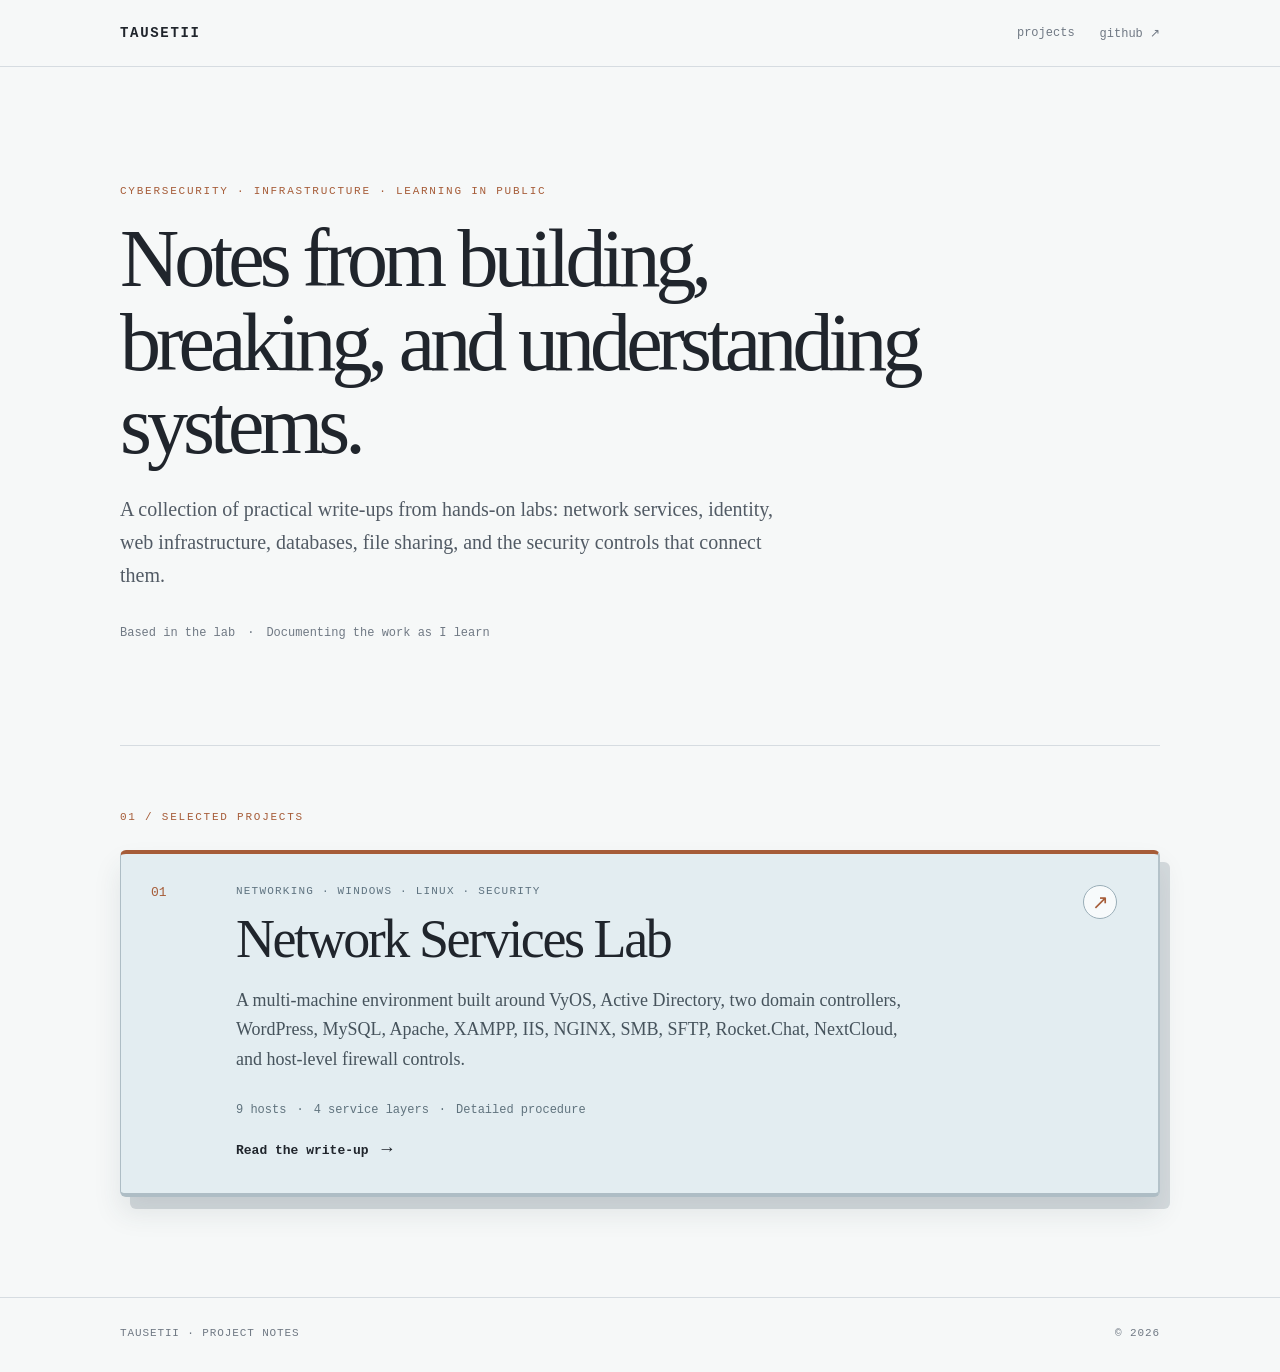
<file: index.html>
<!doctype html>
<html lang="en">
<head>
  <meta charset="utf-8">
  <meta name="viewport" content="width=device-width, initial-scale=1">
  <meta name="description" content="Tausetii's cybersecurity and infrastructure project write-ups.">
  <title>Tausetii · Home</title>
  <link rel="stylesheet" href="styles.css">
</head>
<body>
  <header class="site-header"><div class="shell nav"><a class="wordmark" href="/">tausetii</a><nav><a href="#projects">projects</a><a href="https://github.com/Tausetii" target="_blank" rel="noreferrer">github ↗</a></nav></div></header>
  <main>
    <section class="hero shell"><div class="eyebrow">CYBERSECURITY · INFRASTRUCTURE · LEARNING IN PUBLIC</div><h1>Notes from building, breaking, and understanding systems.</h1><p class="intro">A collection of practical write-ups from hands-on labs: network services, identity, web infrastructure, databases, file sharing, and the security controls that connect them.</p><div class="hero-line"><span>Based in the lab</span><span>·</span><span>Documenting the work as I learn</span></div></section>
    <section class="shell projects" id="projects"><div class="section-label">01 / SELECTED PROJECTS</div><div class="project-card"><div class="project-number">01</div><div class="project-body"><div class="project-meta">NETWORKING · WINDOWS · LINUX · SECURITY</div><h2><a href="projects/network-services-lab/">Network Services Lab</a></h2><p>A multi-machine environment built around VyOS, Active Directory, two domain controllers, WordPress, MySQL, Apache, XAMPP, IIS, NGINX, SMB, SFTP, Rocket.Chat, NextCloud, and host-level firewall controls.</p><div class="project-details"><span>9 hosts</span><span>·</span><span>4 service layers</span><span>·</span><span>Detailed procedure</span></div><a class="read-link" href="projects/network-services-lab/">Read the write-up <span>→</span></a></div><a class="project-arrow" href="projects/network-services-lab/" aria-label="Open Network Services Lab">↗</a></div></section>
  </main>
  <footer><div class="shell footer-inner"><span>TAUSETII · PROJECT NOTES</span><span>© 2026</span></div></footer>
</body>
</html>
</file>
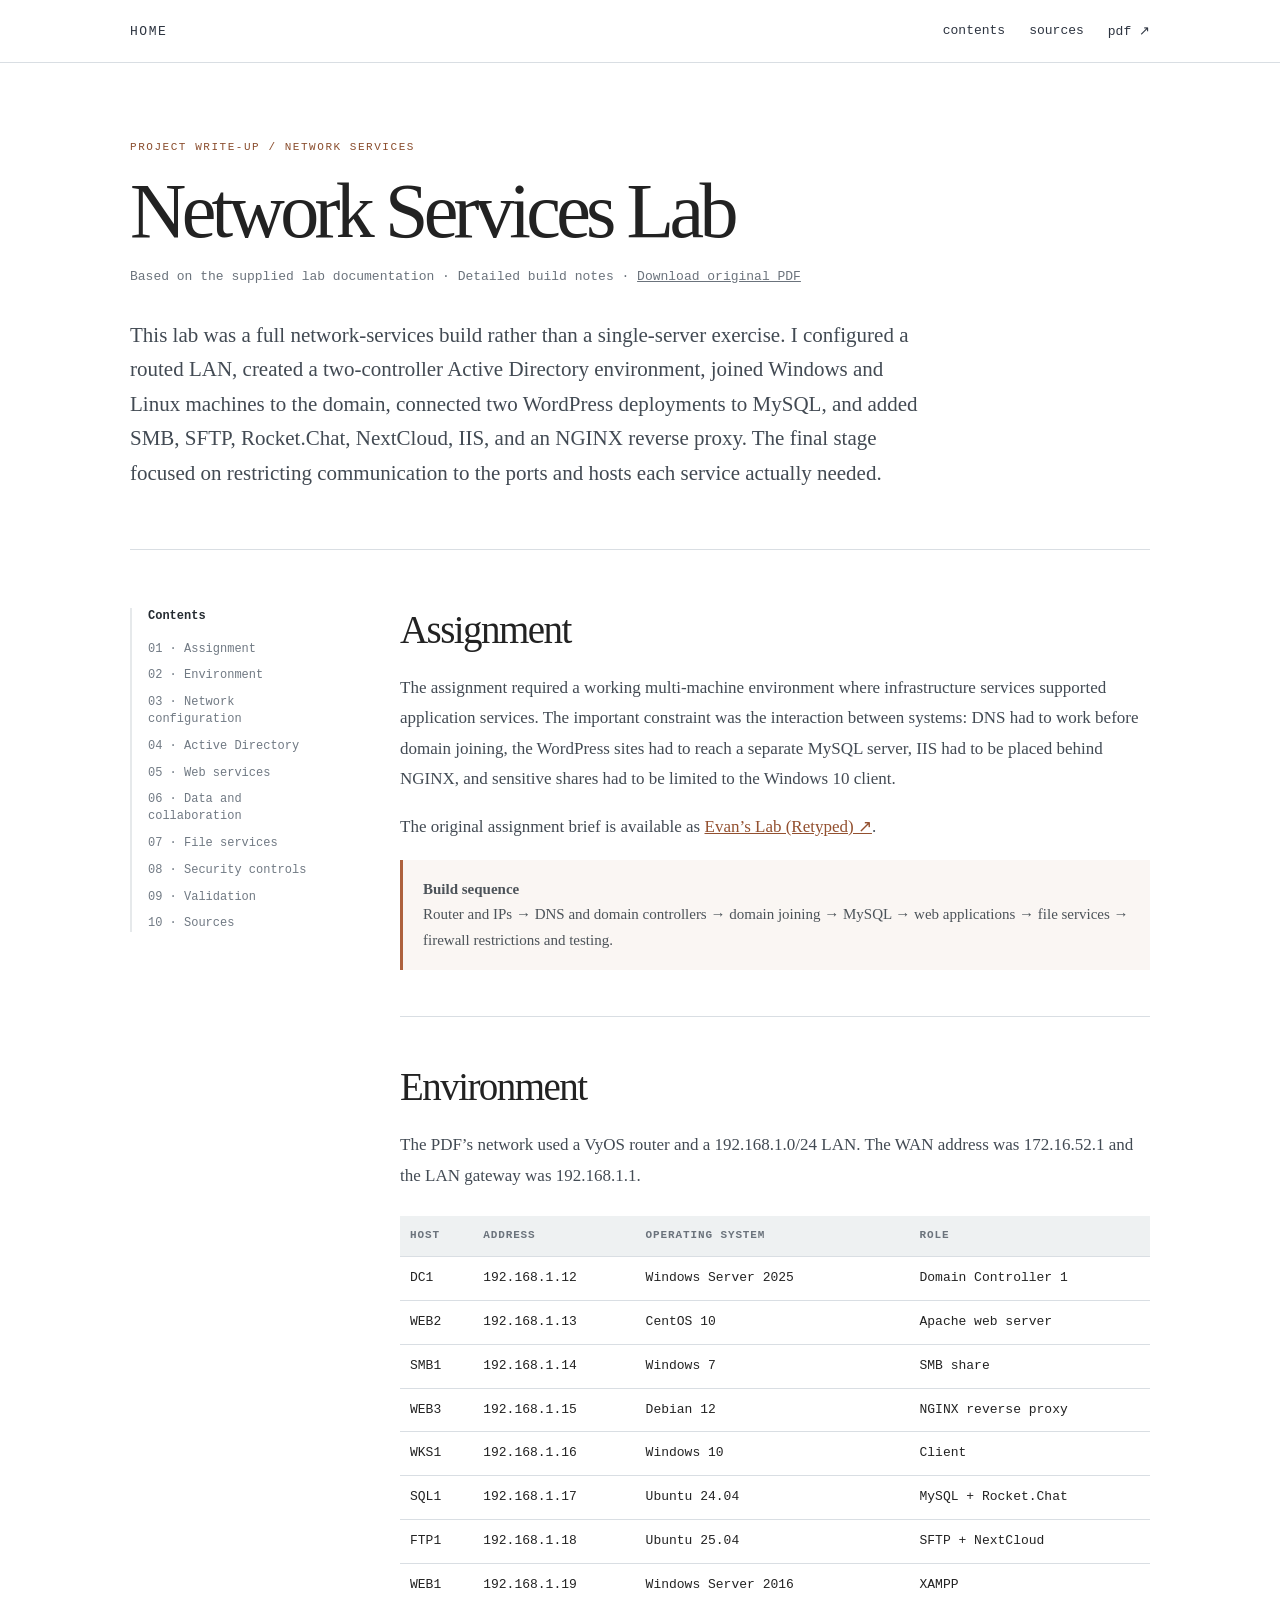
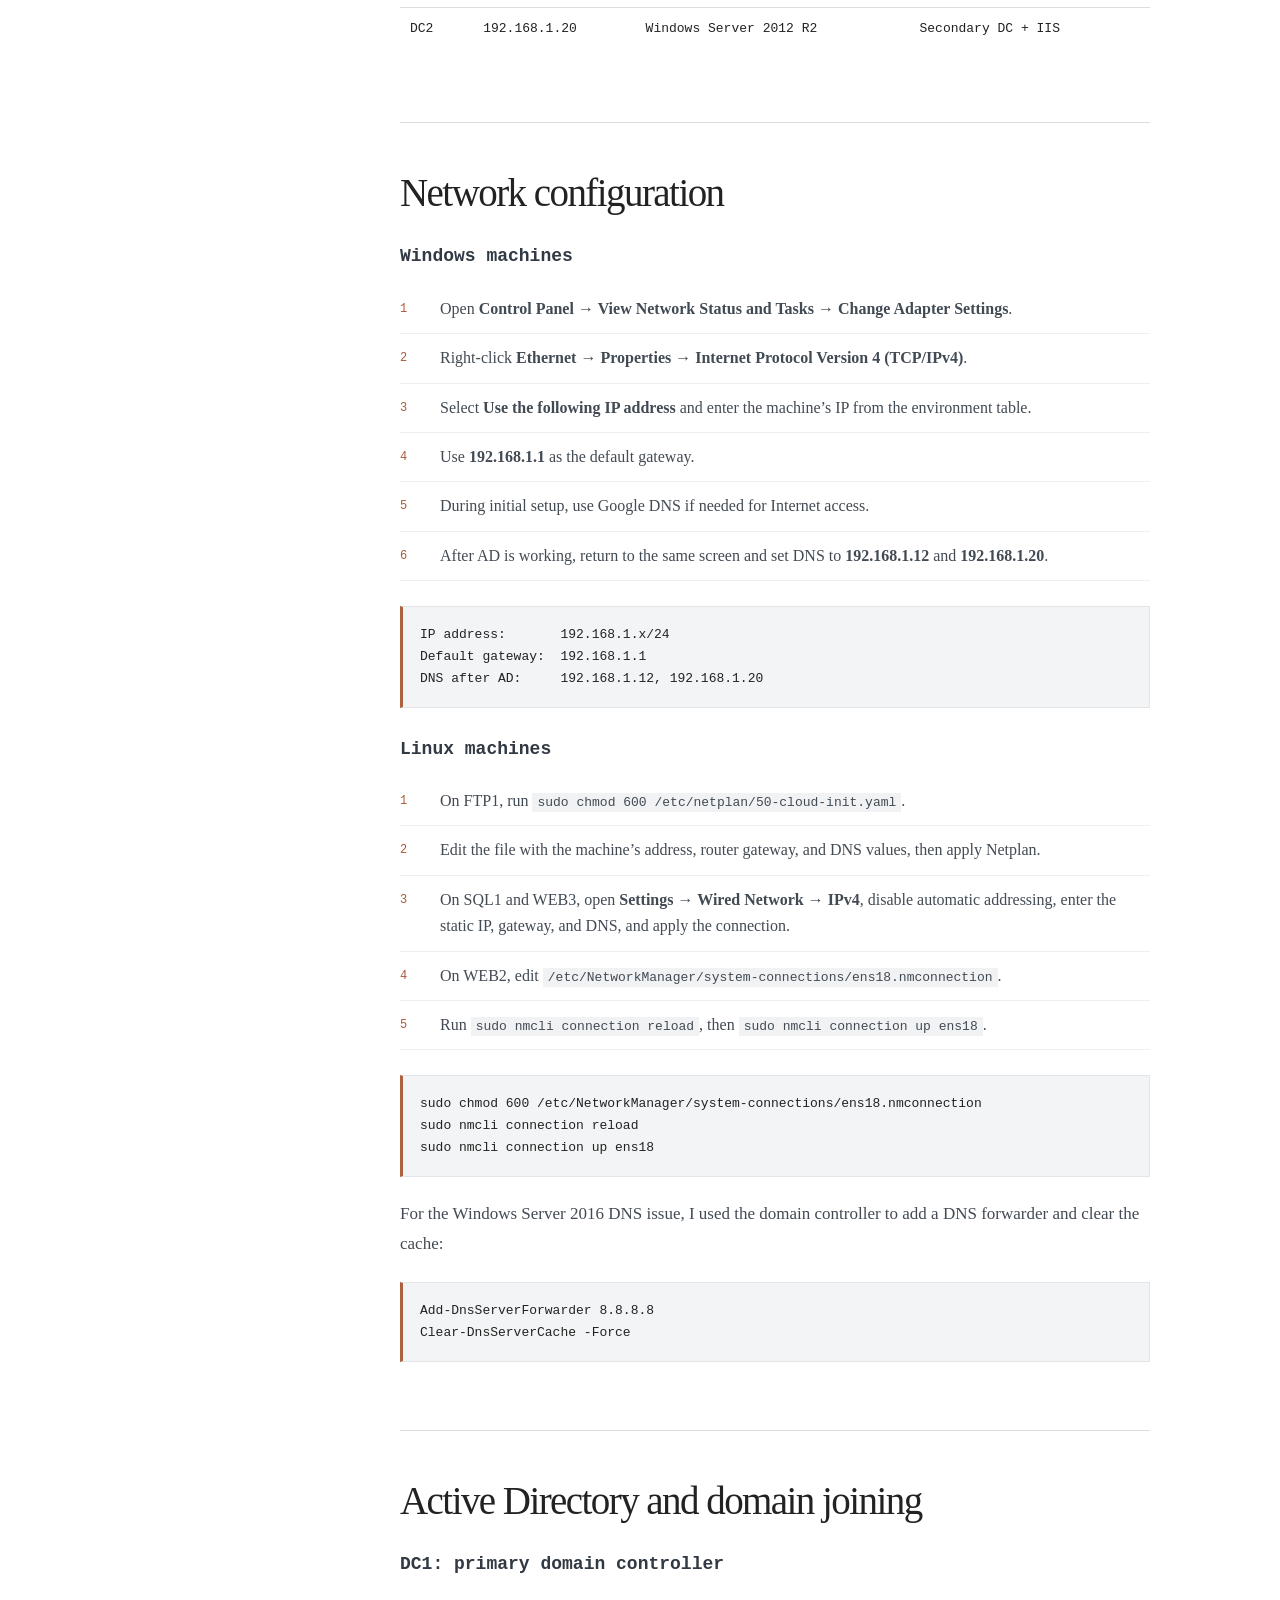
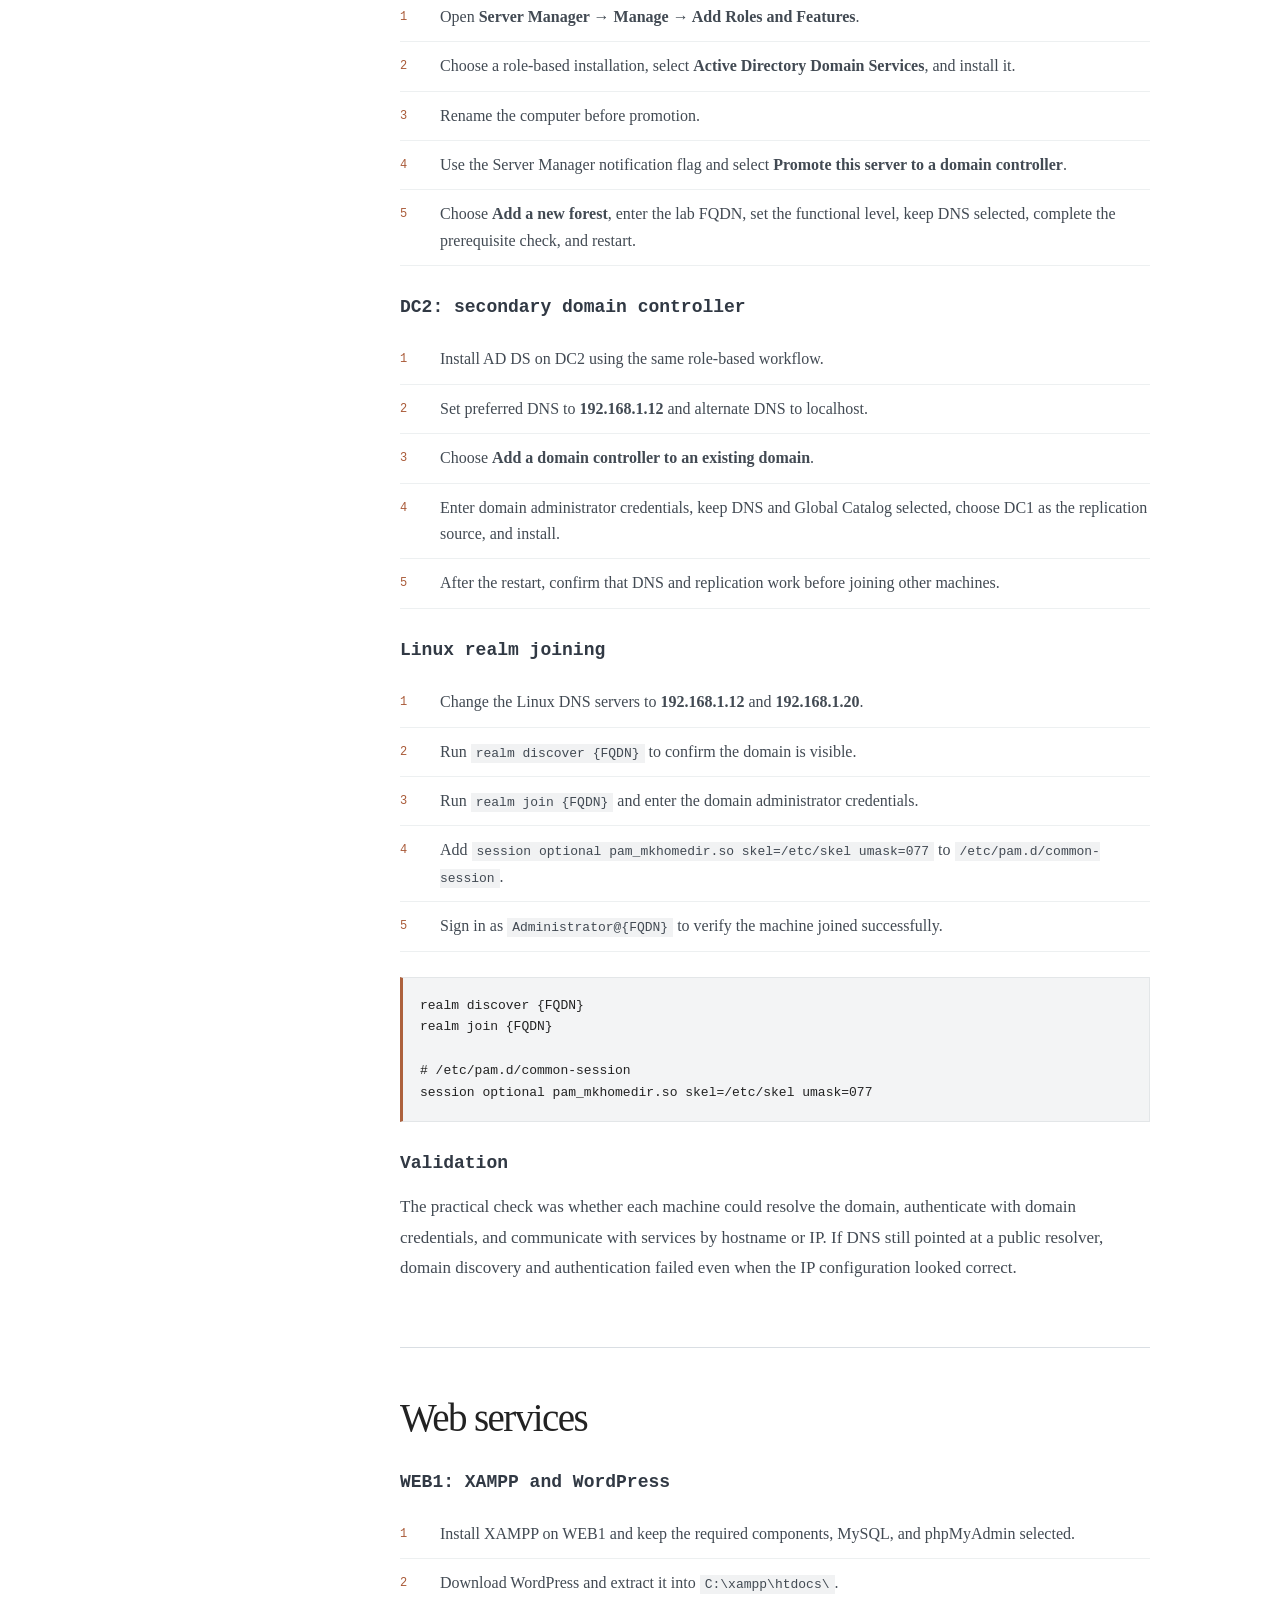
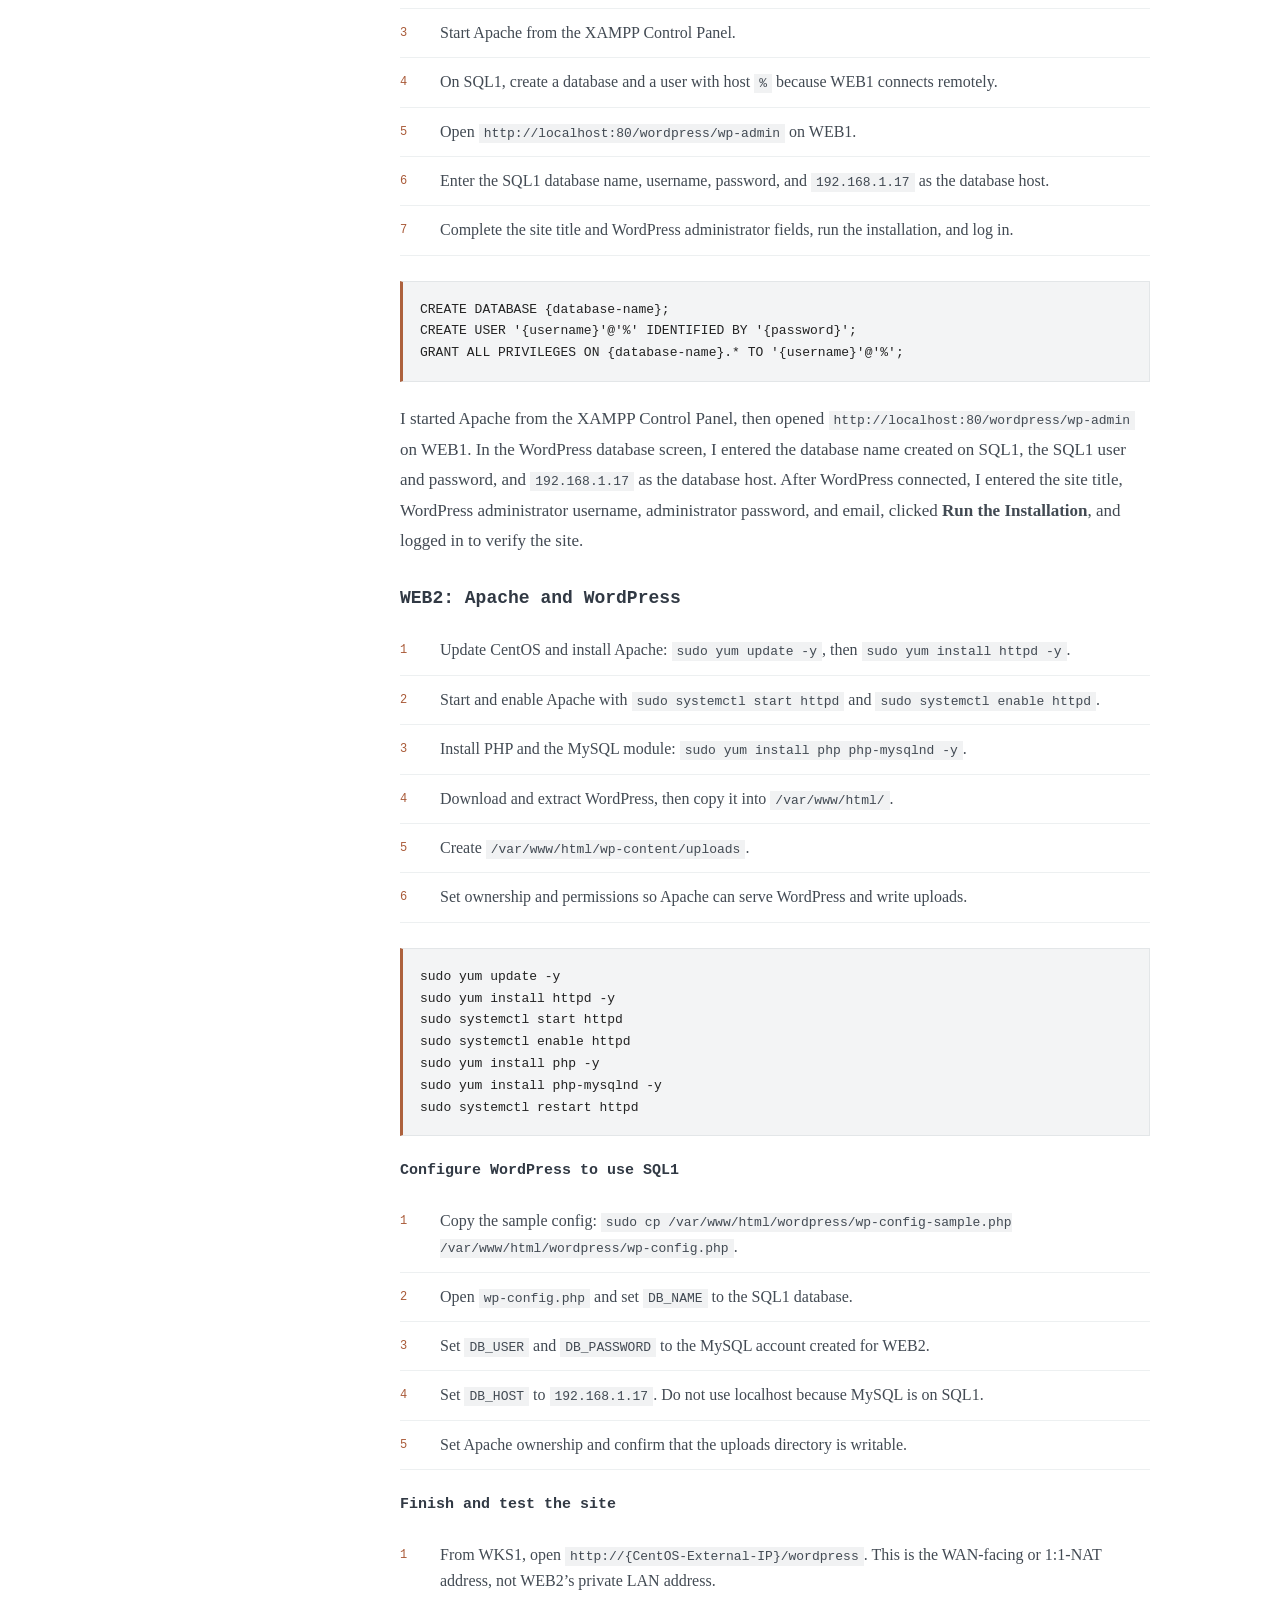
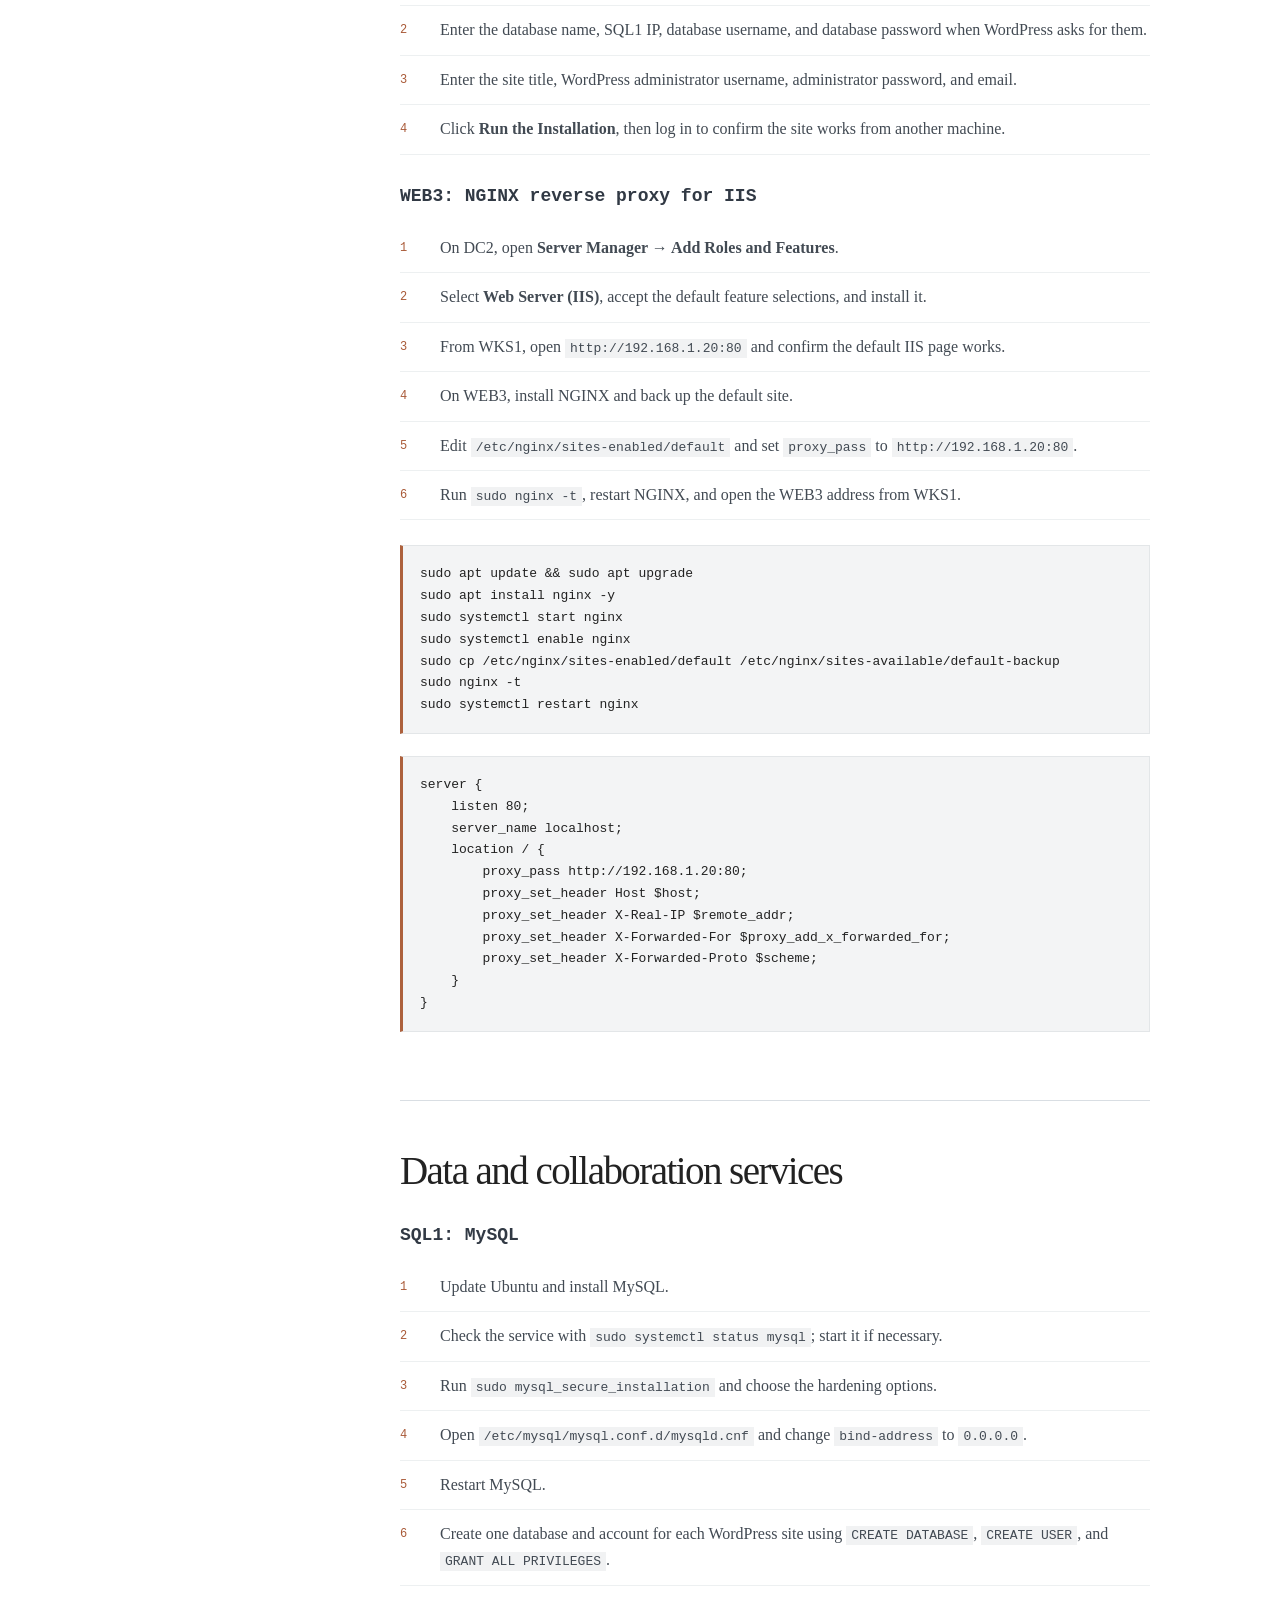
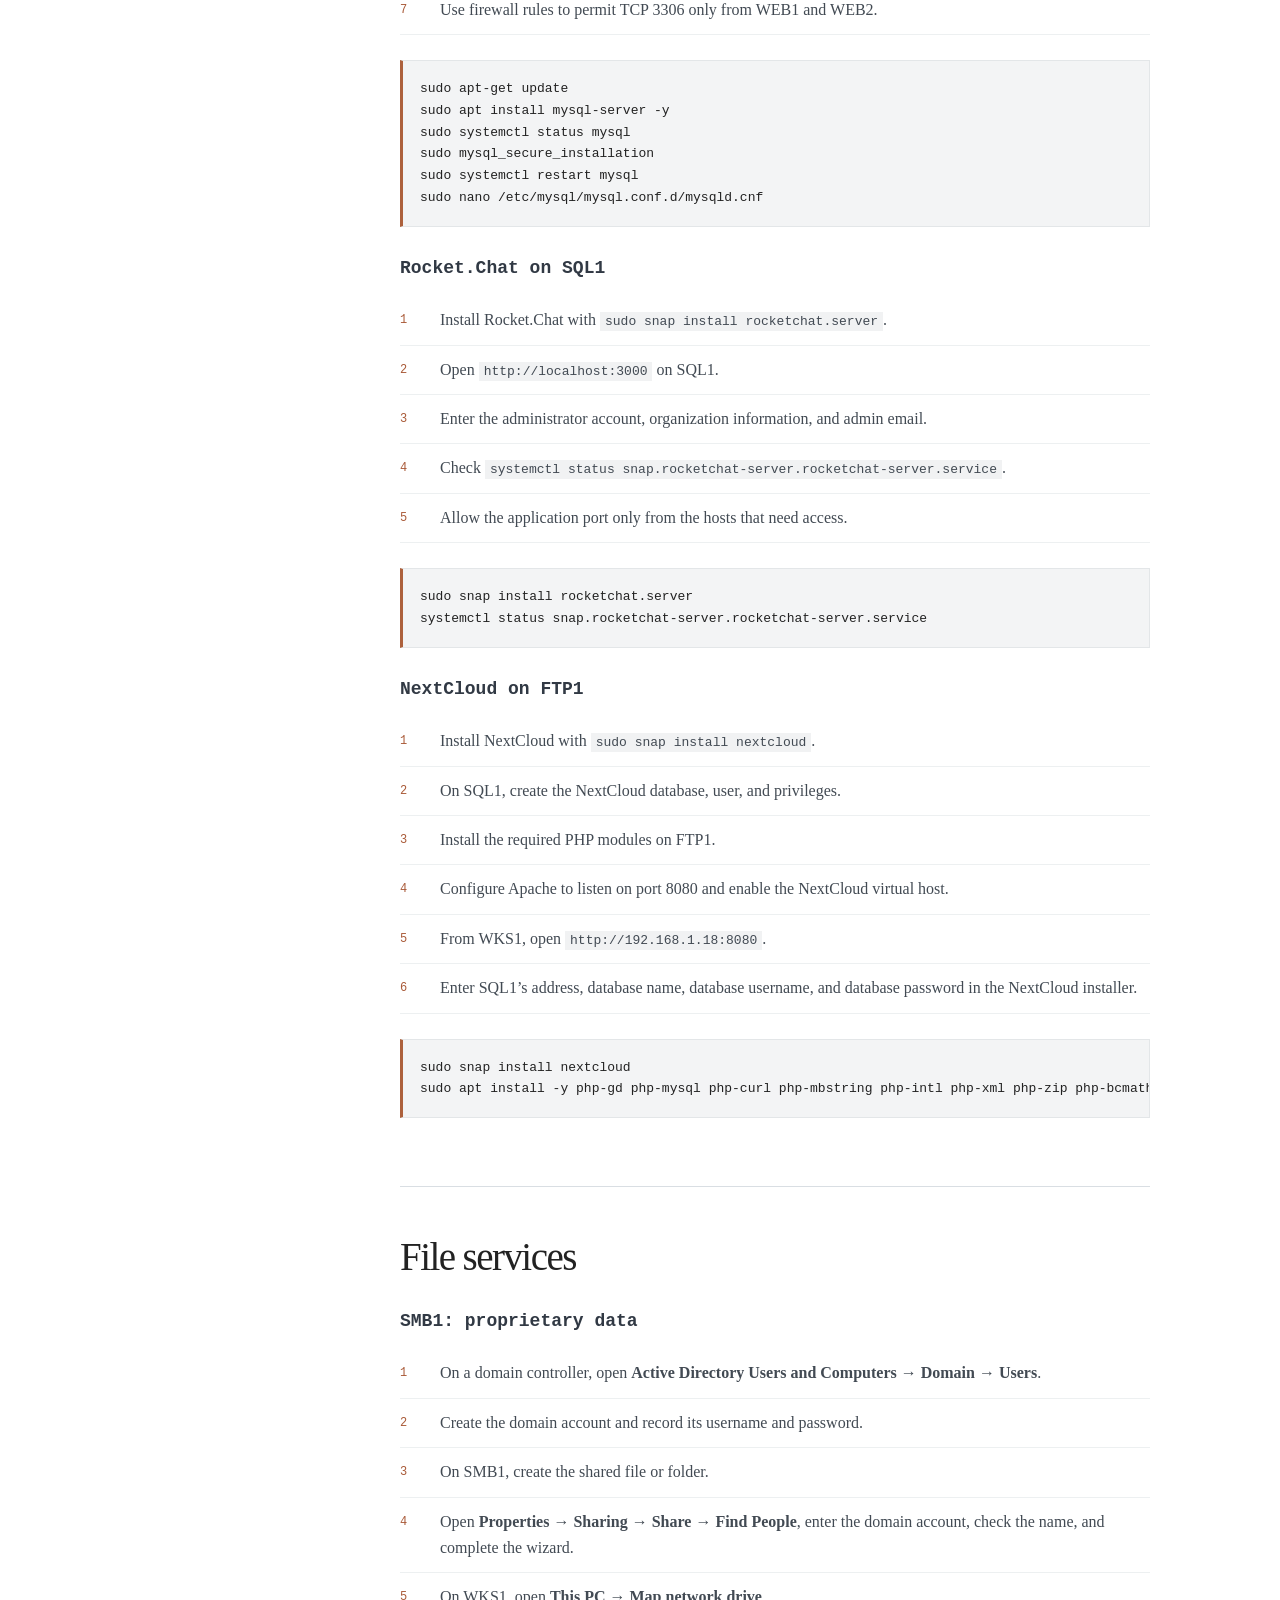
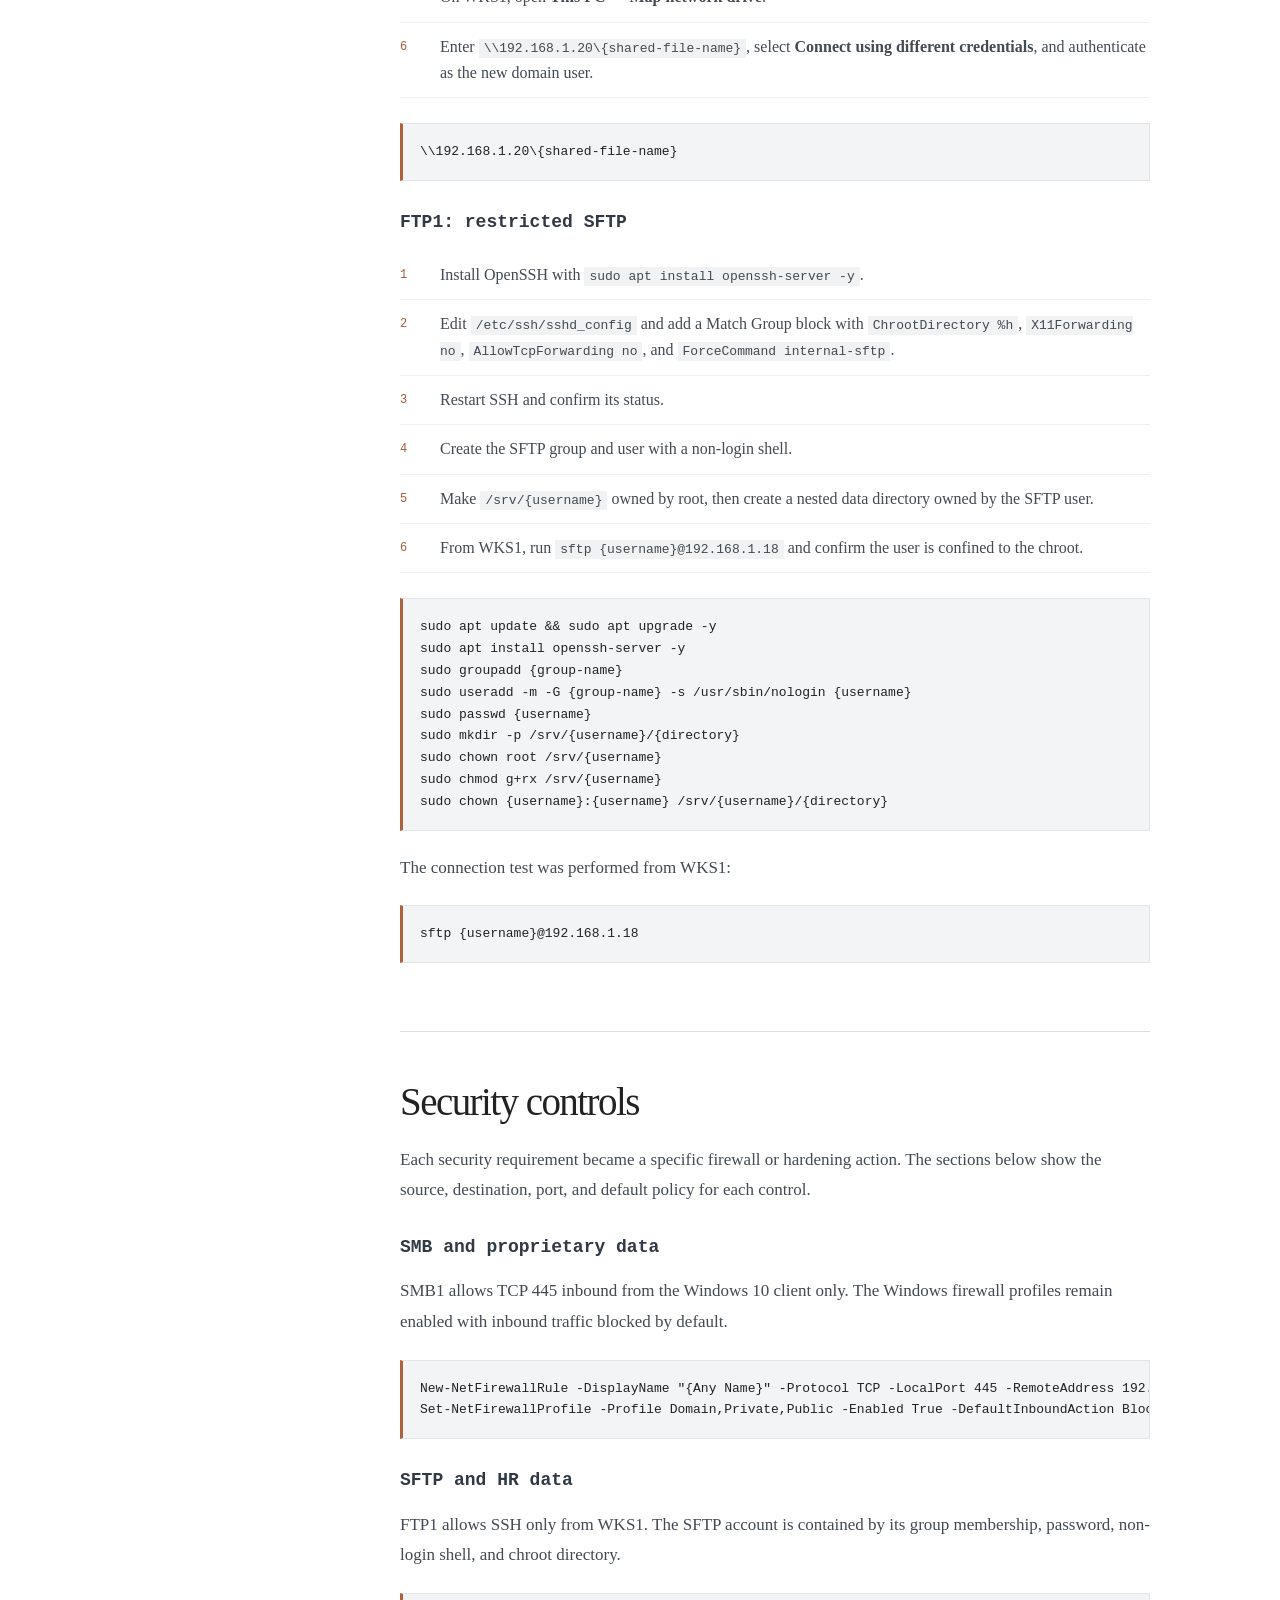
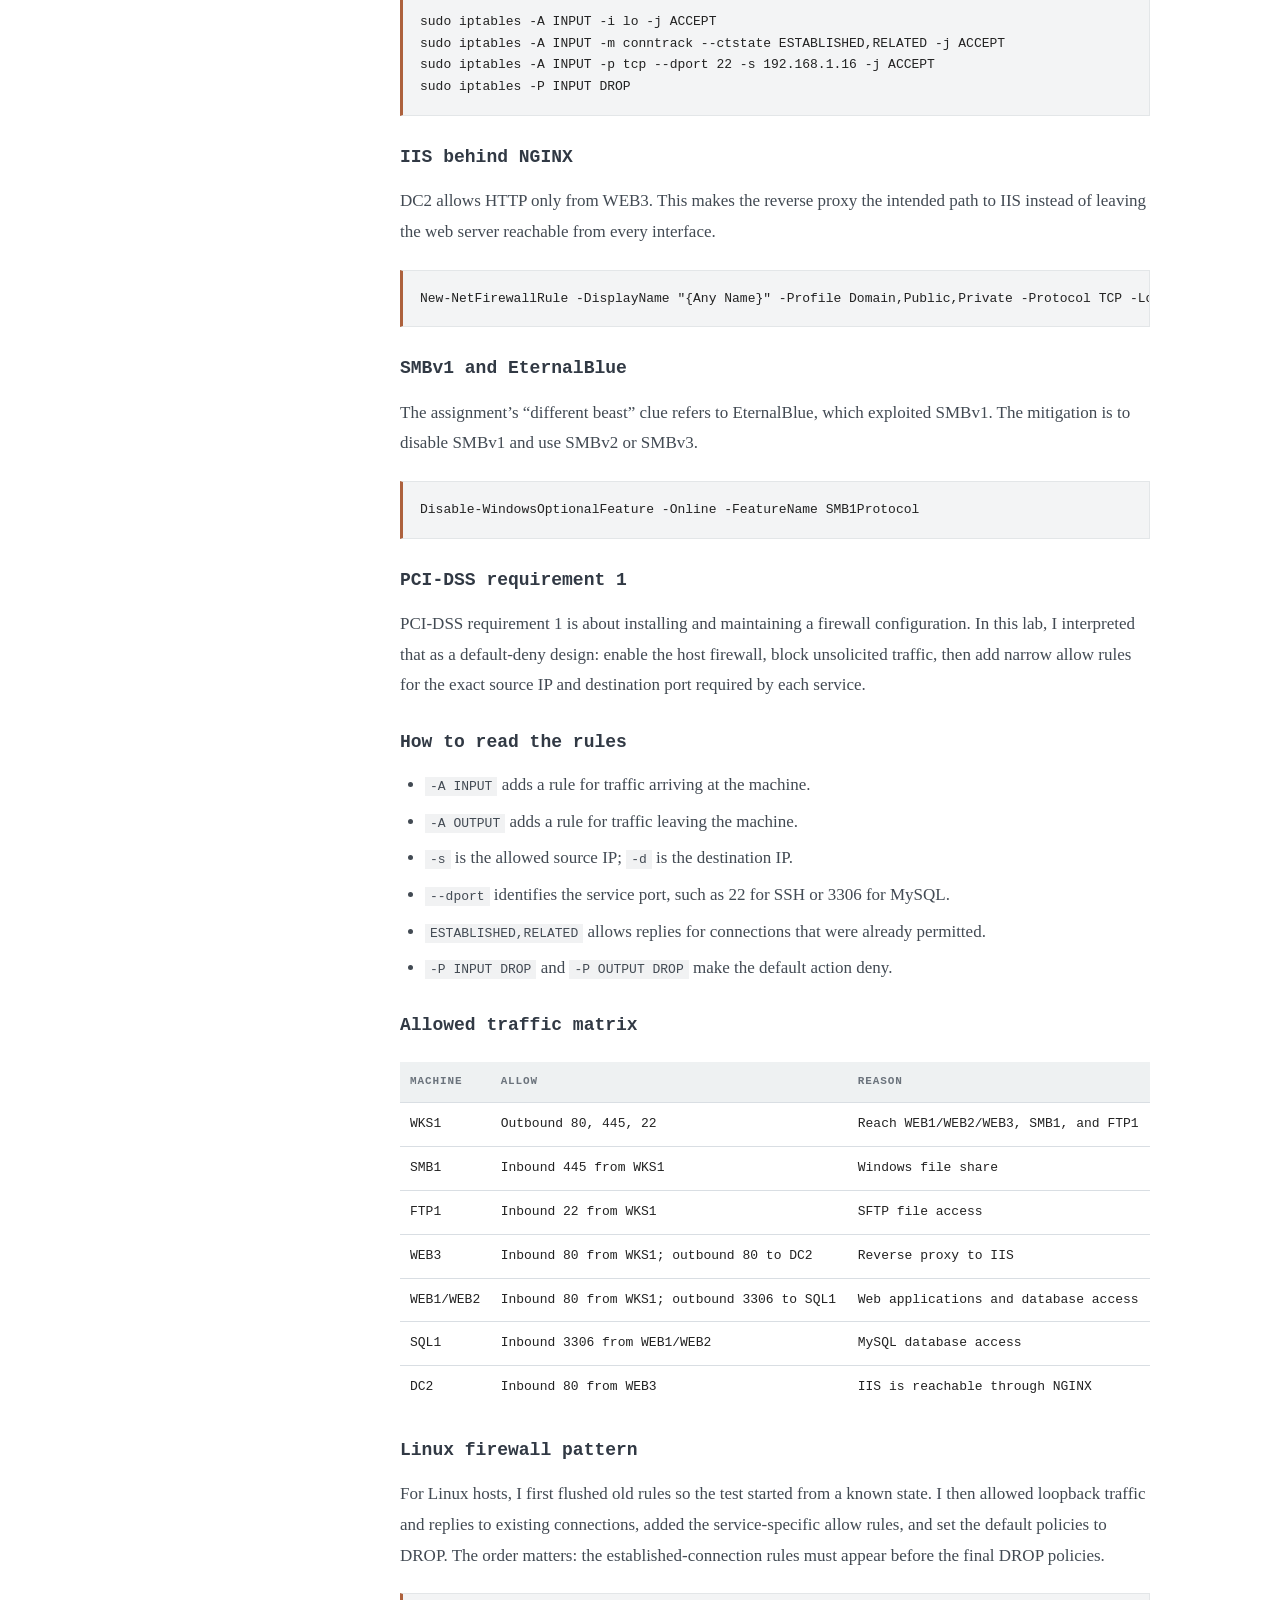
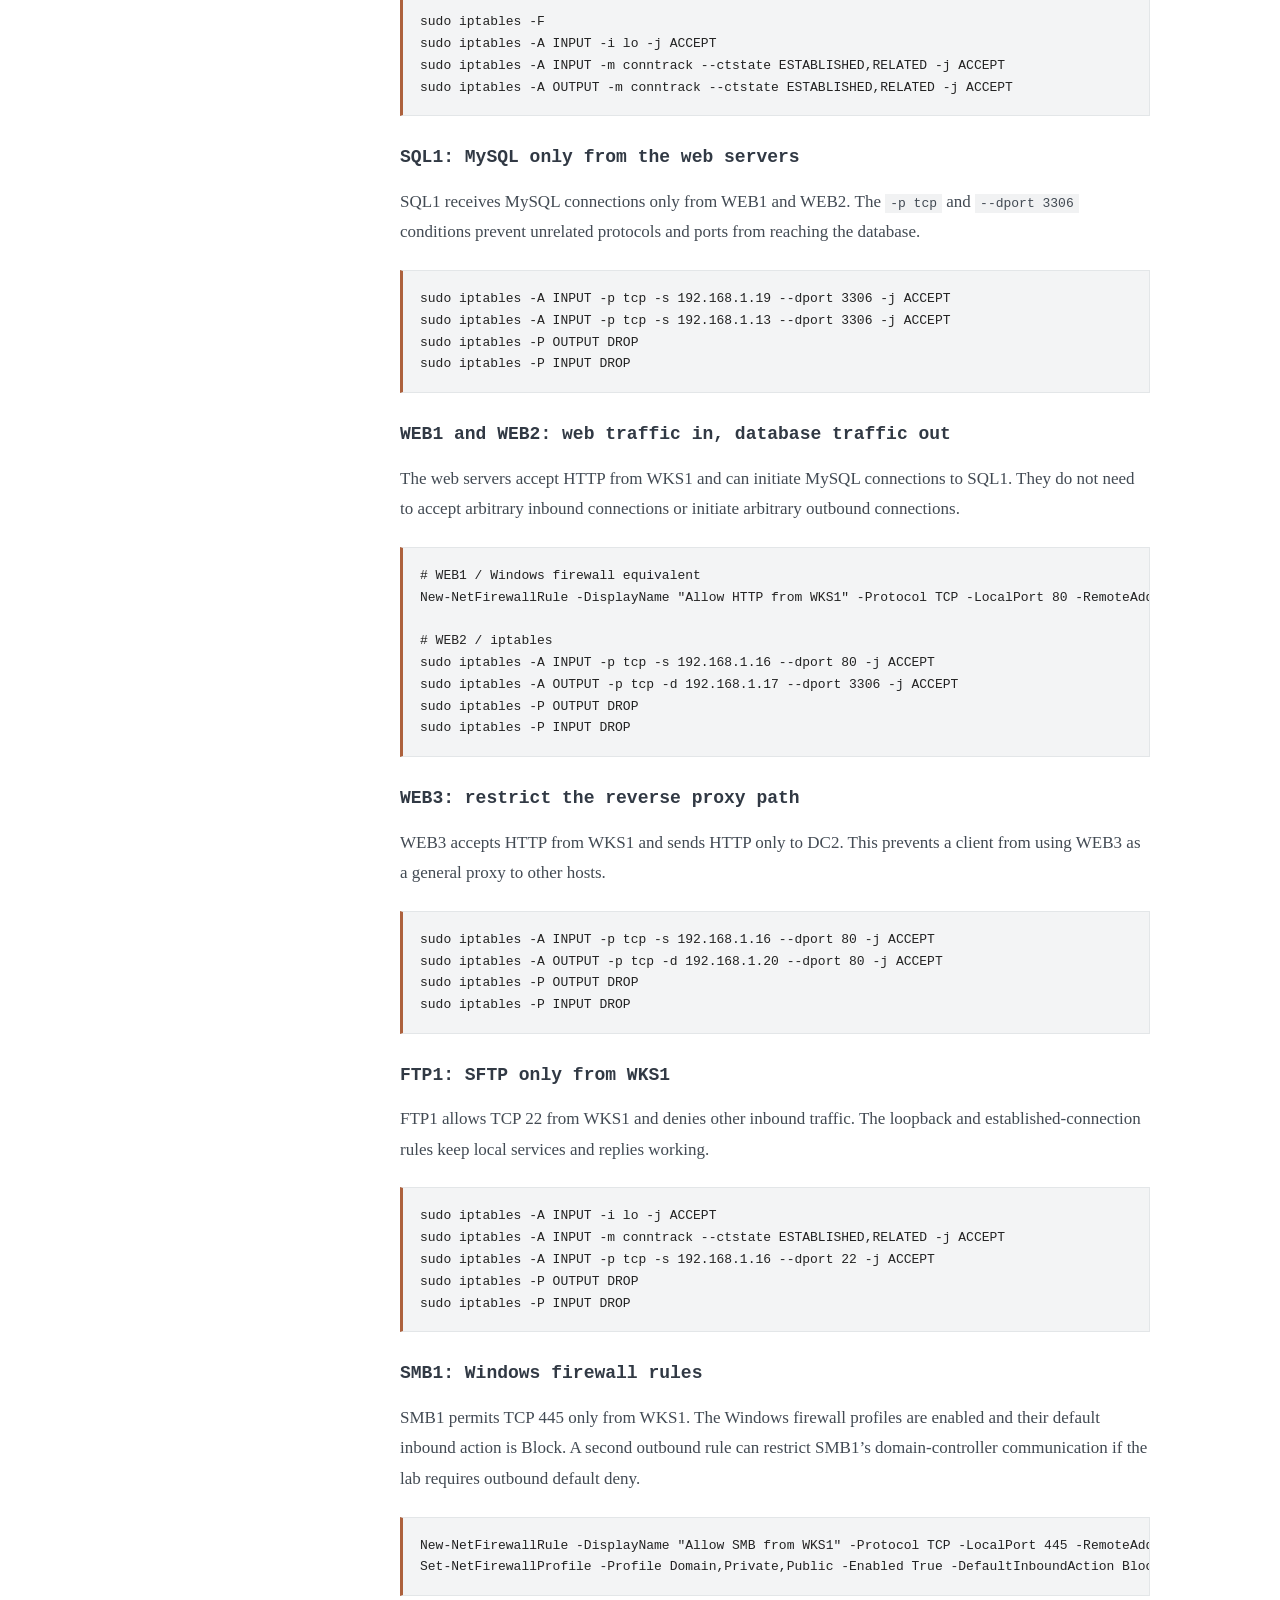
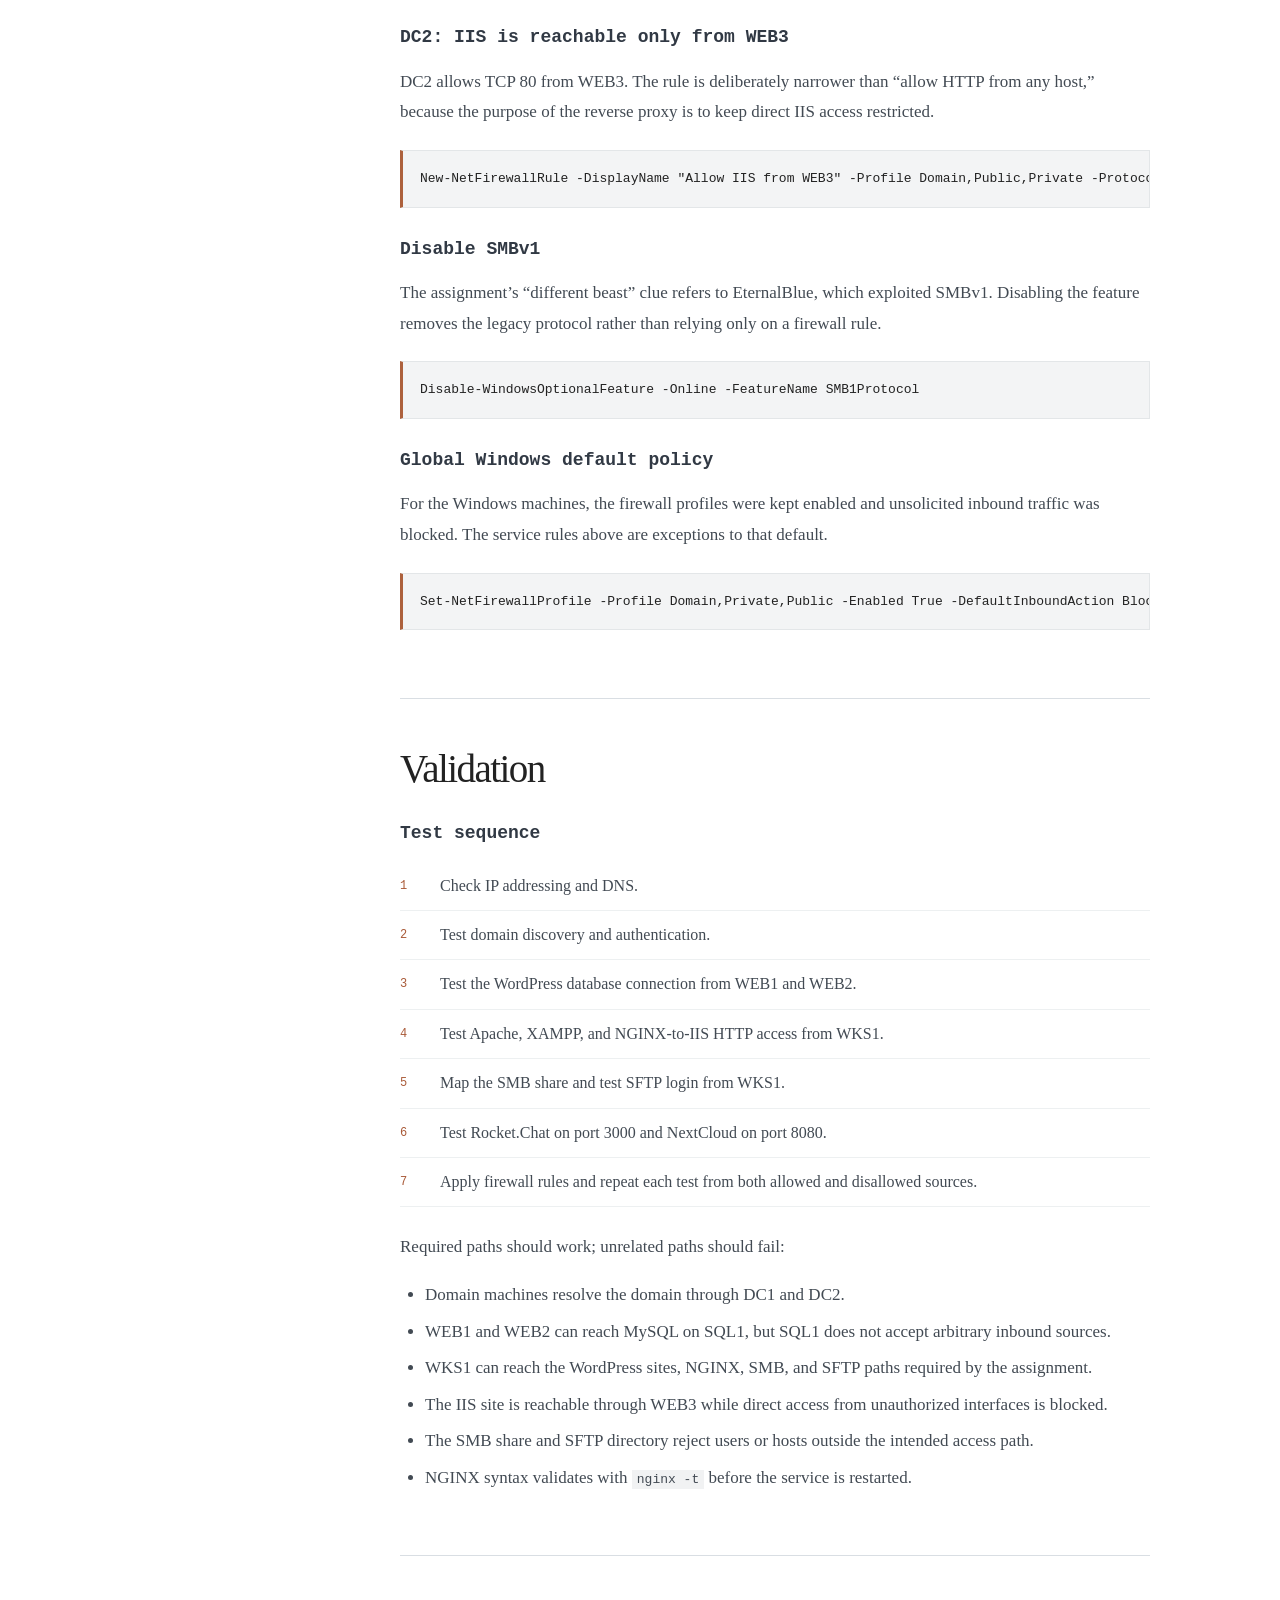
<file: projects/network-services-lab/index.html>
<!doctype html>
<html lang="en">
<head>
<meta charset="utf-8">
<meta name="viewport" content="width=device-width, initial-scale=1">
<meta name="description" content="Detailed Network Services Lab write-up covering network configuration, Active Directory, web services, databases, file sharing, cloud services, and firewall controls.">
<title>Network Services Lab · Write-up</title>
<link rel="stylesheet" href="styles.css">
</head>
<body class="writeup-body">
<header class="blog-header"><div class="blog-shell"><a class="blog-brand" href="../../">home</a><nav><a href="#contents">contents</a><a href="#sources">sources</a><a href="Network Services Lab.pdf" download>pdf ↗</a></nav></div></header>
<main id="top" class="article-shell">
<header class="article-header"><div class="article-kicker">PROJECT WRITE-UP / NETWORK SERVICES</div><h1>Network Services Lab</h1><p class="article-meta">Based on the supplied lab documentation · Detailed build notes · <a href="Network Services Lab.pdf" download>Download original PDF</a></p><p class="article-intro">This lab was a full network-services build rather than a single-server exercise. I configured a routed LAN, created a two-controller Active Directory environment, joined Windows and Linux machines to the domain, connected two WordPress deployments to MySQL, and added SMB, SFTP, Rocket.Chat, NextCloud, IIS, and an NGINX reverse proxy. The final stage focused on restricting communication to the ports and hosts each service actually needed.</p></header>
<hr>
<div class="article-layout">
<aside class="toc" id="contents"><strong>Contents</strong><a href="#assignment">01 · Assignment</a><a href="#environment">02 · Environment</a><a href="#network">03 · Network configuration</a><a href="#active-directory">04 · Active Directory</a><a href="#web">05 · Web services</a><a href="#data">06 · Data and collaboration</a><a href="#file-services">07 · File services</a><a href="#security">08 · Security controls</a><a href="#validation">09 · Validation</a><a href="#sources">10 · Sources</a></aside>
<article class="article-content">
<section id="assignment"><h2>Assignment</h2><p>The assignment required a working multi-machine environment where infrastructure services supported application services. The important constraint was the interaction between systems: DNS had to work before domain joining, the WordPress sites had to reach a separate MySQL server, IIS had to be placed behind NGINX, and sensitive shares had to be limited to the Windows 10 client.</p><p>The original assignment brief is available as <a href="https://adaptable-april-ff0.notion.site/6194c18ff1a34318bf9e738de740ec72?v=1f91d402dc2a46ec82d05543210268f0" target="_blank" rel="noreferrer">Evan’s Lab (Retyped) ↗</a>.</p><div class="callout"><strong>Build sequence</strong><br>Router and IPs → DNS and domain controllers → domain joining → MySQL → web applications → file services → firewall restrictions and testing.</div></section>
<section id="environment"><h2>Environment</h2><p>The PDF’s network used a VyOS router and a 192.168.1.0/24 LAN. The WAN address was 172.16.52.1 and the LAN gateway was 192.168.1.1.</p><table><thead><tr><th>Host</th><th>Address</th><th>Operating system</th><th>Role</th></tr></thead><tbody><tr><td>DC1</td><td>192.168.1.12</td><td>Windows Server 2025</td><td>Domain Controller 1</td></tr><tr><td>WEB2</td><td>192.168.1.13</td><td>CentOS 10</td><td>Apache web server</td></tr><tr><td>SMB1</td><td>192.168.1.14</td><td>Windows 7</td><td>SMB share</td></tr><tr><td>WEB3</td><td>192.168.1.15</td><td>Debian 12</td><td>NGINX reverse proxy</td></tr><tr><td>WKS1</td><td>192.168.1.16</td><td>Windows 10</td><td>Client</td></tr><tr><td>SQL1</td><td>192.168.1.17</td><td>Ubuntu 24.04</td><td>MySQL + Rocket.Chat</td></tr><tr><td>FTP1</td><td>192.168.1.18</td><td>Ubuntu 25.04</td><td>SFTP + NextCloud</td></tr><tr><td>WEB1</td><td>192.168.1.19</td><td>Windows Server 2016</td><td>XAMPP</td></tr><tr><td>DC2</td><td>192.168.1.20</td><td>Windows Server 2012 R2</td><td>Secondary DC + IIS</td></tr></tbody></table></section>
<section id="network"><h2>Network configuration</h2><h3>Windows machines</h3><ol class="steps"><li>Open <strong>Control Panel → View Network Status and Tasks → Change Adapter Settings</strong>.</li><li>Right-click <strong>Ethernet → Properties → Internet Protocol Version 4 (TCP/IPv4)</strong>.</li><li>Select <strong>Use the following IP address</strong> and enter the machine’s IP from the environment table.</li><li>Use <strong>192.168.1.1</strong> as the default gateway.</li><li>During initial setup, use Google DNS if needed for Internet access.</li><li>After AD is working, return to the same screen and set DNS to <strong>192.168.1.12</strong> and <strong>192.168.1.20</strong>.</li></ol><pre><code>IP address:       192.168.1.x/24
Default gateway:  192.168.1.1
DNS after AD:     192.168.1.12, 192.168.1.20</code></pre><h3>Linux machines</h3><ol class="steps"><li>On FTP1, run <code>sudo chmod 600 /etc/netplan/50-cloud-init.yaml</code>.</li><li>Edit the file with the machine’s address, router gateway, and DNS values, then apply Netplan.</li><li>On SQL1 and WEB3, open <strong>Settings → Wired Network → IPv4</strong>, disable automatic addressing, enter the static IP, gateway, and DNS, and apply the connection.</li><li>On WEB2, edit <code>/etc/NetworkManager/system-connections/ens18.nmconnection</code>.</li><li>Run <code>sudo nmcli connection reload</code>, then <code>sudo nmcli connection up ens18</code>.</li></ol><pre><code>sudo chmod 600 /etc/NetworkManager/system-connections/ens18.nmconnection
sudo nmcli connection reload
sudo nmcli connection up ens18</code></pre><p>For the Windows Server 2016 DNS issue, I used the domain controller to add a DNS forwarder and clear the cache:</p><pre><code>Add-DnsServerForwarder 8.8.8.8
Clear-DnsServerCache -Force</code></pre></section>
<section id="active-directory"><h2>Active Directory and domain joining</h2><h3>DC1: primary domain controller</h3><ol class="steps"><li>Open <strong>Server Manager → Manage → Add Roles and Features</strong>.</li><li>Choose a role-based installation, select <strong>Active Directory Domain Services</strong>, and install it.</li><li>Rename the computer before promotion.</li><li>Use the Server Manager notification flag and select <strong>Promote this server to a domain controller</strong>.</li><li>Choose <strong>Add a new forest</strong>, enter the lab FQDN, set the functional level, keep DNS selected, complete the prerequisite check, and restart.</li></ol><h3>DC2: secondary domain controller</h3><ol class="steps"><li>Install AD DS on DC2 using the same role-based workflow.</li><li>Set preferred DNS to <strong>192.168.1.12</strong> and alternate DNS to localhost.</li><li>Choose <strong>Add a domain controller to an existing domain</strong>.</li><li>Enter domain administrator credentials, keep DNS and Global Catalog selected, choose DC1 as the replication source, and install.</li><li>After the restart, confirm that DNS and replication work before joining other machines.</li></ol><h3>Linux realm joining</h3><ol class="steps"><li>Change the Linux DNS servers to <strong>192.168.1.12</strong> and <strong>192.168.1.20</strong>.</li><li>Run <code>realm discover {FQDN}</code> to confirm the domain is visible.</li><li>Run <code>realm join {FQDN}</code> and enter the domain administrator credentials.</li><li>Add <code>session optional pam_mkhomedir.so skel=/etc/skel umask=077</code> to <code>/etc/pam.d/common-session</code>.</li><li>Sign in as <code>Administrator@{FQDN}</code> to verify the machine joined successfully.</li></ol><pre><code>realm discover {FQDN}
realm join {FQDN}

# /etc/pam.d/common-session
session optional pam_mkhomedir.so skel=/etc/skel umask=077</code></pre><h3>Validation</h3><p>The practical check was whether each machine could resolve the domain, authenticate with domain credentials, and communicate with services by hostname or IP. If DNS still pointed at a public resolver, domain discovery and authentication failed even when the IP configuration looked correct.</p></section>
<section id="web"><h2>Web services</h2><h3>WEB1: XAMPP and WordPress</h3><ol class="steps"><li>Install XAMPP on WEB1 and keep the required components, MySQL, and phpMyAdmin selected.</li><li>Download WordPress and extract it into <code>C:\xampp\htdocs\</code>.</li><li>Start Apache from the XAMPP Control Panel.</li><li>On SQL1, create a database and a user with host <code>%</code> because WEB1 connects remotely.</li><li>Open <code>http://localhost:80/wordpress/wp-admin</code> on WEB1.</li><li>Enter the SQL1 database name, username, password, and <code>192.168.1.17</code> as the database host.</li><li>Complete the site title and WordPress administrator fields, run the installation, and log in.</li></ol><pre><code>CREATE DATABASE {database-name};
CREATE USER '{username}'@'%' IDENTIFIED BY '{password}';
GRANT ALL PRIVILEGES ON {database-name}.* TO '{username}'@'%';</code></pre><p>I started Apache from the XAMPP Control Panel, then opened <code>http://localhost:80/wordpress/wp-admin</code> on WEB1. In the WordPress database screen, I entered the database name created on SQL1, the SQL1 user and password, and <code>192.168.1.17</code> as the database host. After WordPress connected, I entered the site title, WordPress administrator username, administrator password, and email, clicked <strong>Run the Installation</strong>, and logged in to verify the site.</p><h3>WEB2: Apache and WordPress</h3><ol class="steps"><li>Update CentOS and install Apache: <code>sudo yum update -y</code>, then <code>sudo yum install httpd -y</code>.</li><li>Start and enable Apache with <code>sudo systemctl start httpd</code> and <code>sudo systemctl enable httpd</code>.</li><li>Install PHP and the MySQL module: <code>sudo yum install php php-mysqlnd -y</code>.</li><li>Download and extract WordPress, then copy it into <code>/var/www/html/</code>.</li><li>Create <code>/var/www/html/wp-content/uploads</code>.</li><li>Set ownership and permissions so Apache can serve WordPress and write uploads.</li></ol><pre><code>sudo yum update -y
sudo yum install httpd -y
sudo systemctl start httpd
sudo systemctl enable httpd
sudo yum install php -y
sudo yum install php-mysqlnd -y
sudo systemctl restart httpd</code></pre><h4>Configure WordPress to use SQL1</h4><ol class="steps"><li>Copy the sample config: <code>sudo cp /var/www/html/wordpress/wp-config-sample.php /var/www/html/wordpress/wp-config.php</code>.</li><li>Open <code>wp-config.php</code> and set <code>DB_NAME</code> to the SQL1 database.</li><li>Set <code>DB_USER</code> and <code>DB_PASSWORD</code> to the MySQL account created for WEB2.</li><li>Set <code>DB_HOST</code> to <code>192.168.1.17</code>. Do not use localhost because MySQL is on SQL1.</li><li>Set Apache ownership and confirm that the uploads directory is writable.</li></ol><h4>Finish and test the site</h4><ol class="steps"><li>From WKS1, open <code>http://{CentOS-External-IP}/wordpress</code>. This is the WAN-facing or 1:1-NAT address, not WEB2’s private LAN address.</li><li>Enter the database name, SQL1 IP, database username, and database password when WordPress asks for them.</li><li>Enter the site title, WordPress administrator username, administrator password, and email.</li><li>Click <strong>Run the Installation</strong>, then log in to confirm the site works from another machine.</li></ol><h3>WEB3: NGINX reverse proxy for IIS</h3><ol class="steps"><li>On DC2, open <strong>Server Manager → Add Roles and Features</strong>.</li><li>Select <strong>Web Server (IIS)</strong>, accept the default feature selections, and install it.</li><li>From WKS1, open <code>http://192.168.1.20:80</code> and confirm the default IIS page works.</li><li>On WEB3, install NGINX and back up the default site.</li><li>Edit <code>/etc/nginx/sites-enabled/default</code> and set <code>proxy_pass</code> to <code>http://192.168.1.20:80</code>.</li><li>Run <code>sudo nginx -t</code>, restart NGINX, and open the WEB3 address from WKS1.</li></ol><pre><code>sudo apt update && sudo apt upgrade
sudo apt install nginx -y
sudo systemctl start nginx
sudo systemctl enable nginx
sudo cp /etc/nginx/sites-enabled/default /etc/nginx/sites-available/default-backup
sudo nginx -t
sudo systemctl restart nginx</code></pre><pre><code>server {
    listen 80;
    server_name localhost;
    location / {
        proxy_pass http://192.168.1.20:80;
        proxy_set_header Host $host;
        proxy_set_header X-Real-IP $remote_addr;
        proxy_set_header X-Forwarded-For $proxy_add_x_forwarded_for;
        proxy_set_header X-Forwarded-Proto $scheme;
    }
}</code></pre></section>
<section id="data"><h2>Data and collaboration services</h2><h3>SQL1: MySQL</h3><ol class="steps"><li>Update Ubuntu and install MySQL.</li><li>Check the service with <code>sudo systemctl status mysql</code>; start it if necessary.</li><li>Run <code>sudo mysql_secure_installation</code> and choose the hardening options.</li><li>Open <code>/etc/mysql/mysql.conf.d/mysqld.cnf</code> and change <code>bind-address</code> to <code>0.0.0.0</code>.</li><li>Restart MySQL.</li><li>Create one database and account for each WordPress site using <code>CREATE DATABASE</code>, <code>CREATE USER</code>, and <code>GRANT ALL PRIVILEGES</code>.</li><li>Use firewall rules to permit TCP 3306 only from WEB1 and WEB2.</li></ol><pre><code>sudo apt-get update
sudo apt install mysql-server -y
sudo systemctl status mysql
sudo mysql_secure_installation
sudo systemctl restart mysql
sudo nano /etc/mysql/mysql.conf.d/mysqld.cnf</code></pre><h3>Rocket.Chat on SQL1</h3><ol class="steps"><li>Install Rocket.Chat with <code>sudo snap install rocketchat.server</code>.</li><li>Open <code>http://localhost:3000</code> on SQL1.</li><li>Enter the administrator account, organization information, and admin email.</li><li>Check <code>systemctl status snap.rocketchat-server.rocketchat-server.service</code>.</li><li>Allow the application port only from the hosts that need access.</li></ol><pre><code>sudo snap install rocketchat.server
systemctl status snap.rocketchat-server.rocketchat-server.service</code></pre><h3>NextCloud on FTP1</h3><ol class="steps"><li>Install NextCloud with <code>sudo snap install nextcloud</code>.</li><li>On SQL1, create the NextCloud database, user, and privileges.</li><li>Install the required PHP modules on FTP1.</li><li>Configure Apache to listen on port 8080 and enable the NextCloud virtual host.</li><li>From WKS1, open <code>http://192.168.1.18:8080</code>.</li><li>Enter SQL1’s address, database name, database username, and database password in the NextCloud installer.</li></ol><pre><code>sudo snap install nextcloud
sudo apt install -y php-gd php-mysql php-curl php-mbstring php-intl php-xml php-zip php-bcmath php-gmp php-imagick php-apcu</code></pre></section>
<section id="file-services"><h2>File services</h2><h3>SMB1: proprietary data</h3><ol class="steps"><li>On a domain controller, open <strong>Active Directory Users and Computers → Domain → Users</strong>.</li><li>Create the domain account and record its username and password.</li><li>On SMB1, create the shared file or folder.</li><li>Open <strong>Properties → Sharing → Share → Find People</strong>, enter the domain account, check the name, and complete the wizard.</li><li>On WKS1, open <strong>This PC → Map network drive</strong>.</li><li>Enter <code>\\192.168.1.20\{shared-file-name}</code>, select <strong>Connect using different credentials</strong>, and authenticate as the new domain user.</li></ol><pre><code>\\192.168.1.20\{shared-file-name}</code></pre><h3>FTP1: restricted SFTP</h3><ol class="steps"><li>Install OpenSSH with <code>sudo apt install openssh-server -y</code>.</li><li>Edit <code>/etc/ssh/sshd_config</code> and add a Match Group block with <code>ChrootDirectory %h</code>, <code>X11Forwarding no</code>, <code>AllowTcpForwarding no</code>, and <code>ForceCommand internal-sftp</code>.</li><li>Restart SSH and confirm its status.</li><li>Create the SFTP group and user with a non-login shell.</li><li>Make <code>/srv/{username}</code> owned by root, then create a nested data directory owned by the SFTP user.</li><li>From WKS1, run <code>sftp {username}@192.168.1.18</code> and confirm the user is confined to the chroot.</li></ol><pre><code>sudo apt update && sudo apt upgrade -y
sudo apt install openssh-server -y
sudo groupadd {group-name}
sudo useradd -m -G {group-name} -s /usr/sbin/nologin {username}
sudo passwd {username}
sudo mkdir -p /srv/{username}/{directory}
sudo chown root /srv/{username}
sudo chmod g+rx /srv/{username}
sudo chown {username}:{username} /srv/{username}/{directory}</code></pre><p>The connection test was performed from WKS1:</p><pre><code>sftp {username}@192.168.1.18</code></pre></section>
<section id="security"><h2>Security controls</h2><p>Each security requirement became a specific firewall or hardening action. The sections below show the source, destination, port, and default policy for each control.</p><h3>SMB and proprietary data</h3><p>SMB1 allows TCP 445 inbound from the Windows 10 client only. The Windows firewall profiles remain enabled with inbound traffic blocked by default.</p><pre><code>New-NetFirewallRule -DisplayName "{Any Name}" -Protocol TCP -LocalPort 445 -RemoteAddress 192.168.1.16 -Direction Inbound -Action Allow
Set-NetFirewallProfile -Profile Domain,Private,Public -Enabled True -DefaultInboundAction Block</code></pre><h3>SFTP and HR data</h3><p>FTP1 allows SSH only from WKS1. The SFTP account is contained by its group membership, password, non-login shell, and chroot directory.</p><pre><code>sudo iptables -A INPUT -i lo -j ACCEPT
sudo iptables -A INPUT -m conntrack --ctstate ESTABLISHED,RELATED -j ACCEPT
sudo iptables -A INPUT -p tcp --dport 22 -s 192.168.1.16 -j ACCEPT
sudo iptables -P INPUT DROP</code></pre><h3>IIS behind NGINX</h3><p>DC2 allows HTTP only from WEB3. This makes the reverse proxy the intended path to IIS instead of leaving the web server reachable from every interface.</p><pre><code>New-NetFirewallRule -DisplayName "{Any Name}" -Profile Domain,Public,Private -Protocol TCP -LocalPort 80 -RemoteAddress 192.168.1.15 -Action Allow</code></pre><h3>SMBv1 and EternalBlue</h3><p>The assignment’s “different beast” clue refers to EternalBlue, which exploited SMBv1. The mitigation is to disable SMBv1 and use SMBv2 or SMBv3.</p><pre><code>Disable-WindowsOptionalFeature -Online -FeatureName SMB1Protocol</code></pre><h3>PCI-DSS requirement 1</h3><p>PCI-DSS requirement 1 is about installing and maintaining a firewall configuration. In this lab, I interpreted that as a default-deny design: enable the host firewall, block unsolicited traffic, then add narrow allow rules for the exact source IP and destination port required by each service.</p><h3>How to read the rules</h3><ul><li><code>-A INPUT</code> adds a rule for traffic arriving at the machine.</li><li><code>-A OUTPUT</code> adds a rule for traffic leaving the machine.</li><li><code>-s</code> is the allowed source IP; <code>-d</code> is the destination IP.</li><li><code>--dport</code> identifies the service port, such as 22 for SSH or 3306 for MySQL.</li><li><code>ESTABLISHED,RELATED</code> allows replies for connections that were already permitted.</li><li><code>-P INPUT DROP</code> and <code>-P OUTPUT DROP</code> make the default action deny.</li></ul><h3>Allowed traffic matrix</h3><table><thead><tr><th>Machine</th><th>Allow</th><th>Reason</th></tr></thead><tbody><tr><td>WKS1</td><td>Outbound 80, 445, 22</td><td>Reach WEB1/WEB2/WEB3, SMB1, and FTP1</td></tr><tr><td>SMB1</td><td>Inbound 445 from WKS1</td><td>Windows file share</td></tr><tr><td>FTP1</td><td>Inbound 22 from WKS1</td><td>SFTP file access</td></tr><tr><td>WEB3</td><td>Inbound 80 from WKS1; outbound 80 to DC2</td><td>Reverse proxy to IIS</td></tr><tr><td>WEB1/WEB2</td><td>Inbound 80 from WKS1; outbound 3306 to SQL1</td><td>Web applications and database access</td></tr><tr><td>SQL1</td><td>Inbound 3306 from WEB1/WEB2</td><td>MySQL database access</td></tr><tr><td>DC2</td><td>Inbound 80 from WEB3</td><td>IIS is reachable through NGINX</td></tr></tbody></table><h3>Linux firewall pattern</h3><p>For Linux hosts, I first flushed old rules so the test started from a known state. I then allowed loopback traffic and replies to existing connections, added the service-specific allow rules, and set the default policies to DROP. The order matters: the established-connection rules must appear before the final DROP policies.</p><pre><code>sudo iptables -F
sudo iptables -A INPUT -i lo -j ACCEPT
sudo iptables -A INPUT -m conntrack --ctstate ESTABLISHED,RELATED -j ACCEPT
sudo iptables -A OUTPUT -m conntrack --ctstate ESTABLISHED,RELATED -j ACCEPT</code></pre><h3>SQL1: MySQL only from the web servers</h3><p>SQL1 receives MySQL connections only from WEB1 and WEB2. The <code>-p tcp</code> and <code>--dport 3306</code> conditions prevent unrelated protocols and ports from reaching the database.</p><pre><code>sudo iptables -A INPUT -p tcp -s 192.168.1.19 --dport 3306 -j ACCEPT
sudo iptables -A INPUT -p tcp -s 192.168.1.13 --dport 3306 -j ACCEPT
sudo iptables -P OUTPUT DROP
sudo iptables -P INPUT DROP</code></pre><h3>WEB1 and WEB2: web traffic in, database traffic out</h3><p>The web servers accept HTTP from WKS1 and can initiate MySQL connections to SQL1. They do not need to accept arbitrary inbound connections or initiate arbitrary outbound connections.</p><pre><code># WEB1 / Windows firewall equivalent
New-NetFirewallRule -DisplayName "Allow HTTP from WKS1" -Protocol TCP -LocalPort 80 -RemoteAddress 192.168.1.16 -Direction Inbound -Action Allow

# WEB2 / iptables
sudo iptables -A INPUT -p tcp -s 192.168.1.16 --dport 80 -j ACCEPT
sudo iptables -A OUTPUT -p tcp -d 192.168.1.17 --dport 3306 -j ACCEPT
sudo iptables -P OUTPUT DROP
sudo iptables -P INPUT DROP</code></pre><h3>WEB3: restrict the reverse proxy path</h3><p>WEB3 accepts HTTP from WKS1 and sends HTTP only to DC2. This prevents a client from using WEB3 as a general proxy to other hosts.</p><pre><code>sudo iptables -A INPUT -p tcp -s 192.168.1.16 --dport 80 -j ACCEPT
sudo iptables -A OUTPUT -p tcp -d 192.168.1.20 --dport 80 -j ACCEPT
sudo iptables -P OUTPUT DROP
sudo iptables -P INPUT DROP</code></pre><h3>FTP1: SFTP only from WKS1</h3><p>FTP1 allows TCP 22 from WKS1 and denies other inbound traffic. The loopback and established-connection rules keep local services and replies working.</p><pre><code>sudo iptables -A INPUT -i lo -j ACCEPT
sudo iptables -A INPUT -m conntrack --ctstate ESTABLISHED,RELATED -j ACCEPT
sudo iptables -A INPUT -p tcp -s 192.168.1.16 --dport 22 -j ACCEPT
sudo iptables -P OUTPUT DROP
sudo iptables -P INPUT DROP</code></pre><h3>SMB1: Windows firewall rules</h3><p>SMB1 permits TCP 445 only from WKS1. The Windows firewall profiles are enabled and their default inbound action is Block. A second outbound rule can restrict SMB1’s domain-controller communication if the lab requires outbound default deny.</p><pre><code>New-NetFirewallRule -DisplayName "Allow SMB from WKS1" -Protocol TCP -LocalPort 445 -RemoteAddress 192.168.1.16 -Direction Inbound -Action Allow
Set-NetFirewallProfile -Profile Domain,Private,Public -Enabled True -DefaultInboundAction Block</code></pre><h3>DC2: IIS is reachable only from WEB3</h3><p>DC2 allows TCP 80 from WEB3. The rule is deliberately narrower than “allow HTTP from any host,” because the purpose of the reverse proxy is to keep direct IIS access restricted.</p><pre><code>New-NetFirewallRule -DisplayName "Allow IIS from WEB3" -Profile Domain,Public,Private -Protocol TCP -LocalPort 80 -RemoteAddress 192.168.1.15 -Direction Inbound -Action Allow</code></pre><h3>Disable SMBv1</h3><p>The assignment’s “different beast” clue refers to EternalBlue, which exploited SMBv1. Disabling the feature removes the legacy protocol rather than relying only on a firewall rule.</p><pre><code>Disable-WindowsOptionalFeature -Online -FeatureName SMB1Protocol</code></pre><h3>Global Windows default policy</h3><p>For the Windows machines, the firewall profiles were kept enabled and unsolicited inbound traffic was blocked. The service rules above are exceptions to that default.</p><pre><code>Set-NetFirewallProfile -Profile Domain,Private,Public -Enabled True -DefaultInboundAction Block</code></pre></section>
<section id="validation"><h2>Validation</h2><h3>Test sequence</h3><ol class="steps"><li>Check IP addressing and DNS.</li><li>Test domain discovery and authentication.</li><li>Test the WordPress database connection from WEB1 and WEB2.</li><li>Test Apache, XAMPP, and NGINX-to-IIS HTTP access from WKS1.</li><li>Map the SMB share and test SFTP login from WKS1.</li><li>Test Rocket.Chat on port 3000 and NextCloud on port 8080.</li><li>Apply firewall rules and repeat each test from both allowed and disallowed sources.</li></ol><p>Required paths should work; unrelated paths should fail:</p><ul><li>Domain machines resolve the domain through DC1 and DC2.</li><li>WEB1 and WEB2 can reach MySQL on SQL1, but SQL1 does not accept arbitrary inbound sources.</li><li>WKS1 can reach the WordPress sites, NGINX, SMB, and SFTP paths required by the assignment.</li><li>The IIS site is reachable through WEB3 while direct access from unauthorized interfaces is blocked.</li><li>The SMB share and SFTP directory reject users or hosts outside the intended access path.</li><li>NGINX syntax validates with <code>nginx -t</code> before the service is restarted.</li></ul></section>
<section id="sources"><h2>Sources</h2><p>The primary source for this write-up is the supplied <a href="Network Services Lab.pdf" download>Network Services Lab PDF</a>. The original assignment brief is available through <a href="https://adaptable-april-ff0.notion.site/6194c18ff1a34318bf9e738de740ec72?v=1f91d402dc2a46ec82d05543210268f0" target="_blank" rel="noreferrer">Evan’s Lab (Retyped) ↗</a>.</p><p>Additional references listed in the PDF include Microsoft IIS and SMB documentation, Ubuntu MySQL and Rocket.Chat guides, NGINX reverse-proxy guidance, SFTP configuration references, PCI-DSS requirement 1, and NextCloud’s Apache installation documentation.</p></section>
</article></div></main>
<footer class="blog-footer"><div class="blog-shell"><span>NETWORK SERVICES LAB</span><span>Detailed project write-up</span></div></footer>
</body>
</html>
</file>
<file: styles.css>
:root{--ink:#20252c;--muted:#707984;--line:#d6dce1;--paper:#f6f8f8;--accent:#a65c38;--card:#e3edf1}*{box-sizing:border-box}html{scroll-behavior:smooth}body{margin:0;background:var(--paper);color:var(--ink);font-family:Georgia,"Times New Roman",serif}.shell{width:min(1040px,calc(100% - 48px));margin:auto}.site-header{border-bottom:1px solid var(--line);background:rgba(246,248,248,.94);position:sticky;top:0;z-index:2;backdrop-filter:blur(10px)}.nav{height:66px;display:flex;align-items:center;justify-content:space-between}.wordmark{font:700 14px ui-monospace,SFMono-Regular,Consolas,monospace;letter-spacing:.12em;text-transform:uppercase;color:var(--ink);text-decoration:none}.nav nav{display:flex;gap:25px}.nav nav a{color:var(--muted);font:12px ui-monospace,SFMono-Regular,Consolas,monospace;text-decoration:none}.nav nav a:hover,.read-link:hover{color:var(--accent)}.hero{padding:118px 0 105px}.eyebrow,.section-label{font:11px ui-monospace,SFMono-Regular,Consolas,monospace;letter-spacing:.16em;color:var(--accent)}h1{font:500 clamp(48px,8vw,82px)/1.02 Georgia,serif;letter-spacing:-.06em;max-width:850px;margin:20px 0 25px}.intro{font-size:20px;line-height:1.65;color:#525b65;max-width:670px}.hero-line{display:flex;gap:12px;margin-top:34px;color:var(--muted);font:12px ui-monospace,SFMono-Regular,Consolas,monospace}.projects{border-top:1px solid var(--line);padding:65px 0 100px}.section-label{margin-bottom:27px}.project-card{display:grid;grid-template-columns:65px 1fr 45px;gap:20px;border:1px solid #aebdc5;border-top:4px solid var(--accent);border-right:2px solid #b4c2c9;border-bottom:4px solid #aebdc5;border-radius:6px;background:var(--card);padding:31px 30px 34px;box-shadow:10px 12px 0 rgba(91,112,124,.22),0 16px 28px rgba(43,62,72,.1);transition:transform .2s ease,box-shadow .2s ease}.project-card:hover{transform:translate(-2px,-3px);box-shadow:12px 15px 0 rgba(91,112,124,.26),0 20px 34px rgba(43,62,72,.14)}.project-number{font:13px ui-monospace,SFMono-Regular,Consolas,monospace;color:var(--accent)}.project-meta{font:11px ui-monospace,SFMono-Regular,Consolas,monospace;letter-spacing:.11em;color:#5f7380}.project-body h2{font:500 clamp(32px,5vw,54px)/1.05 Georgia,serif;letter-spacing:-.045em;margin:14px 0}.project-body h2 a{color:var(--ink);text-decoration:none}.project-body>p{font-size:18px;line-height:1.65;color:#46535c;max-width:690px}.project-details{display:flex;gap:10px;margin:28px 0 22px;color:#60737e;font:12px ui-monospace,SFMono-Regular,Consolas,monospace}.read-link{color:var(--ink);font:700 13px ui-monospace,SFMono-Regular,Consolas,monospace;text-decoration:none}.read-link span{font-size:18px;margin-left:5px}.project-arrow{display:grid;place-items:center;width:34px;height:34px;border:1px solid #9aaeb8;border-radius:50%;background:#f7fafb;color:var(--accent);font:20px Georgia,serif;text-decoration:none;transition:background .2s ease,color .2s ease,transform .2s ease}.project-arrow:hover{background:var(--accent);color:#fff;transform:translate(2px,-2px)}footer{border-top:1px solid var(--line)}.footer-inner{height:70px;display:flex;justify-content:space-between;align-items:center;color:var(--muted);font:11px ui-monospace,SFMono-Regular,Consolas,monospace;letter-spacing:.08em}@media(max-width:650px){.shell{width:calc(100% - 32px)}.nav nav{gap:12px}.nav nav a:nth-child(2){display:none}.hero{padding:78px 0}.hero-line{display:block}.hero-line span{margin-right:7px}.project-card{grid-template-columns:35px 1fr 35px;padding:22px 18px;box-shadow:7px 9px 0 rgba(91,112,124,.22),0 12px 20px rgba(43,62,72,.1)}.project-body>p{font-size:16px}.project-details{display:block;line-height:2}.project-details span{margin-right:6px}}
</file>
<file: projects/network-services-lab/styles.css>
:root{--ink:#17202b;--muted:#6d7785;--line:#dce2e8;--paper:#f7f8f6;--white:#fff;--blue:#3e6f9f;--orange:#dd7a45;--green:#4e8a69;--purple:#76639e}*{box-sizing:border-box}html{scroll-behavior:smooth}body{margin:0;background:var(--paper);color:var(--ink);font-family:Inter,ui-sans-serif,system-ui,-apple-system,"Segoe UI",sans-serif;line-height:1.6}.shell{width:min(1120px,calc(100% - 48px));margin:0 auto}.site-header{background:rgba(247,248,246,.94);border-bottom:1px solid var(--line);position:sticky;top:0;z-index:2;backdrop-filter:blur(14px)}.nav-wrap{height:72px;display:flex;align-items:center;justify-content:space-between}.brand{font-size:14px;letter-spacing:.08em;text-transform:uppercase;text-decoration:none;color:var(--ink);font-weight:800}.brand-mark{display:inline-grid;place-items:center;width:30px;height:30px;margin-right:9px;background:var(--ink);color:#fff;border-radius:8px;font-family:Georgia,serif;font-size:19px}.site-header nav{display:flex;gap:26px}.site-header nav a,.reflection a{color:var(--ink);text-decoration:none;font-size:13px;font-weight:700}.hero{padding:112px 0 96px}.eyebrow,.section-kicker{font-size:11px;letter-spacing:.18em;text-transform:uppercase;color:var(--blue);font-weight:800}.hero h1{font-family:Georgia,serif;font-size:clamp(44px,7vw,82px);line-height:1.02;letter-spacing:-.055em;font-weight:500;max-width:850px;margin:22px 0 24px}.lede{font-size:19px;line-height:1.6;max-width:675px;color:#4e5966}.hero-actions{display:flex;gap:12px;flex-wrap:wrap;margin:34px 0 36px}.button{border:1px solid var(--ink);padding:12px 17px;border-radius:5px;text-decoration:none;font-size:13px;font-weight:800}.button.primary{background:var(--ink);color:#fff}.button.secondary{color:var(--ink);background:transparent}.hero-meta{font-size:12px;color:var(--muted);display:flex;gap:12px;align-items:center}.intro-grid{display:grid;grid-template-columns:1.25fr .75fr;gap:80px;padding:66px 0;border-top:1px solid var(--line)}h2{font:500 clamp(32px,4vw,50px)/1.08 Georgia,serif;letter-spacing:-.035em;margin:14px 0 20px}p{color:#55606d}.intro-grid p{max-width:600px}.source-note{font-size:14px;border-left:3px solid var(--orange);padding-left:15px;margin-top:28px}.source-note a{color:var(--ink);font-weight:800}.brief-card{background:#e9edf0;padding:28px 30px;align-self:start}.card-label{font-size:11px;letter-spacing:.14em;text-transform:uppercase;font-weight:800;color:var(--blue);margin-bottom:18px}.checklist{margin:0;padding:0;list-style:none}.checklist li{border-top:1px solid #cdd5dc;padding:14px 0;font-size:14px;display:flex;gap:14px}.checklist span{color:var(--orange);font-weight:800}.topology-section,.services-section{padding:82px 0}.section-heading{display:flex;align-items:end;justify-content:space-between;gap:40px}.section-heading p{max-width:430px;margin:0 0 22px}.table-wrap{overflow-x:auto;margin-top:34px;background:var(--white);border:1px solid var(--line)}table{border-collapse:collapse;width:100%;font-size:14px}th,td{text-align:left;padding:16px 20px;border-bottom:1px solid var(--line)}th{background:#eef1f2;color:var(--muted);font-size:11px;letter-spacing:.12em;text-transform:uppercase}tr:last-child td{border-bottom:0}td small{display:block;color:var(--muted);font-size:12px;margin-top:1px}.services-section{border-top:1px solid var(--line)}.docs-section{padding:82px 0;border-top:1px solid var(--line)}.doc-grid{display:grid;grid-template-columns:repeat(2,1fr);gap:14px;margin-top:35px}.doc-grid article{background:var(--white);padding:24px;border:1px solid var(--line)}.doc-grid h3{font:500 25px/1.1 Georgia,serif;margin:0 0 12px}.doc-grid p{font-size:14px}.service-grid{display:grid;grid-template-columns:repeat(3,1fr);gap:14px;margin-top:36px}.service-card{background:var(--white);border-top:4px solid;padding:24px 20px}.accent-blue{border-color:var(--blue)}.accent-orange{border-color:var(--orange)}.accent-green{border-color:var(--green)}.accent-purple{border-color:var(--purple)}.service-number{font-size:12px;color:var(--muted);font-weight:800}.service-card h3{font:500 27px/1.1 Georgia,serif;margin:28px 0 14px}.service-card p,.doc-grid p{font-size:14px}.service-card pre,.doc-grid pre,.security-list pre{overflow:auto;background:#17202b;color:#e9eef2;padding:14px;font:12px/1.5 ui-monospace,SFMono-Regular,Consolas,monospace;margin-top:18px}.security-section{background:#17202b;color:#fff;padding:72px 72px;display:grid;grid-template-columns:.8fr 1.2fr;gap:80px}.security-section .section-kicker{color:#f2aa6d}.security-section h2{margin-top:15px}.security-section p{color:#b8c3ce}.security-list>div{display:flex;gap:19px;padding:17px 0;border-bottom:1px solid #364452}.security-list>div:last-child{border-bottom:0}.security-icon{width:30px;height:30px;border:1px solid #f2aa6d;color:#f2aa6d;border-radius:50%;display:grid;place-items:center;flex:0 0 auto;font-weight:800;font-size:10px}.security-list h3{margin:0 0 4px;font-size:16px}.security-list p{margin:0;font-size:14px}.reflection{text-align:center;padding:110px 0}.quote-mark{font:70px/1 Georgia,serif;color:var(--orange)}blockquote{font:500 clamp(26px,4vw,43px)/1.18 Georgia,serif;letter-spacing:-.03em;max-width:870px;margin:0 auto 20px}.reflection p{margin-bottom:18px}.reflection a{border-bottom:1px solid var(--orange);padding-bottom:3px}.site-footer{border-top:1px solid var(--line);padding:28px 0}.site-footer .shell{display:flex;justify-content:space-between;color:var(--muted);font-size:10px;letter-spacing:.12em;font-weight:800}@media(max-width:850px){.site-header nav{display:none}.hero{padding:78px 0}.intro-grid,.security-section{grid-template-columns:1fr;gap:35px}.section-heading{display:block}.doc-grid,.service-grid{grid-template-columns:repeat(2,1fr)}.security-section{padding:52px 28px}.site-footer .shell{display:block}.site-footer span{display:block;margin:4px 0}}@media(max-width:520px){.shell{width:min(100% - 32px,1120px)}.hero h1{font-size:47px}.hero-meta{display:block}.hero-meta span{margin-right:8px}.doc-grid,.service-grid{grid-template-columns:1fr}.hero-actions .button{width:100%;text-align:center}}
:root{--ink:#1d232b;--muted:#69737f;--line:#d9dee3;--paper:#fff;--white:#fff;--blue:#2d5d8d;--orange:#b75d31;--green:#4e8067;--purple:#76639e}body.writeup-body{background:#fff;color:#222;font-family:Georgia,"Times New Roman",serif}.blog-header{border-bottom:1px solid var(--line);background:#fff}.blog-shell{max-width:1080px;margin:auto;padding:0 30px;height:62px;display:flex;align-items:center;justify-content:space-between}.blog-header a{color:#2d3440;text-decoration:none;font:13px ui-monospace,SFMono-Regular,Consolas,monospace}.blog-header nav{display:flex;gap:24px}.blog-brand{text-transform:uppercase;letter-spacing:.12em}.article-shell{max-width:1080px;margin:auto;padding:78px 30px 100px}.article-header{max-width:800px}.article-kicker{color:#8a4d2d;font:11px ui-monospace,SFMono-Regular,Consolas,monospace;letter-spacing:.14em}.article-header h1{font:500 clamp(48px,8vw,78px)/1.02 Georgia,serif;letter-spacing:-.06em;margin:18px 0}.article-meta{color:#6b737c;font:13px ui-monospace,SFMono-Regular,Consolas,monospace}.article-meta a{color:inherit}.article-intro{font-size:21px;line-height:1.65;color:#424a53;margin-top:34px}.article-shell hr{border:0;border-top:1px solid var(--line);margin:58px 0}.article-layout{display:grid;grid-template-columns:200px minmax(0,750px);gap:70px;align-items:start}.toc{position:sticky;top:84px;display:flex;flex-direction:column;gap:10px;border-left:2px solid #e6e9eb;padding-left:16px;color:#707983;font:12px/1.4 ui-monospace,SFMono-Regular,Consolas,monospace}.toc strong{color:#252b31;margin-bottom:6px}.toc a{color:inherit;text-decoration:none}.toc a:hover{color:#9b4f2e}.article-content section{scroll-margin-top:90px;padding-bottom:46px;margin-bottom:48px;border-bottom:1px solid var(--line)}.article-content h2{font:500 39px/1.15 Georgia,serif;letter-spacing:-.04em;margin:0 0 20px}.article-content h3{font:700 18px/1.3 ui-monospace,SFMono-Regular,Consolas,monospace;margin:30px 0 9px;color:#313944}.article-content p,.article-content li{font-size:17px;line-height:1.8;color:#424a53}.article-content a{color:#93502f}.article-content ul{padding-left:25px}.article-content li{margin:6px 0}.article-content table{border-collapse:collapse;width:100%;font:13px/1.45 ui-monospace,SFMono-Regular,Consolas,monospace;margin:25px 0}.article-content th,.article-content td{padding:12px 10px;text-align:left;border-bottom:1px solid var(--line)}.article-content th{color:#6b737c;font-size:11px;text-transform:uppercase;letter-spacing:.08em}.article-content pre{background:#f3f4f5;border:1px solid #e3e6e8;border-left:3px solid #ad613d;padding:17px;overflow:auto;margin:22px 0}.article-content code{font:13px/1.65 ui-monospace,SFMono-Regular,Consolas,monospace}.article-content p code,.article-content li code{background:#f1f2f3;padding:2px 5px}.callout{border-left:3px solid #ad613d;background:#faf6f3;padding:17px 20px;font-size:15px;line-height:1.7;color:#4c5359}.blog-footer{border-top:1px solid var(--line);color:#77808a}.blog-footer .blog-shell{font:11px ui-monospace,SFMono-Regular,Consolas,monospace;letter-spacing:.08em}@media(max-width:800px){.article-layout{display:block}.toc{position:static;margin-bottom:45px;display:grid;grid-template-columns:repeat(2,1fr);gap:8px 18px}.toc strong{grid-column:1/-1}.article-shell{padding-top:52px}.article-content h2{font-size:34px}.article-intro{font-size:19px}.article-content table{display:block;overflow-x:auto;white-space:nowrap}}@media(max-width:500px){.blog-shell{padding:0 18px}.blog-header nav{gap:12px}.article-shell{padding-left:18px;padding-right:18px}.article-content p,.article-content li{font-size:16px}}
:root{--ink:#1d232b;--muted:#69737f;--line:#d9dee3;--paper:#fff;--white:#fff;--blue:#2d5d8d;--orange:#b75d31;--green:#4e8067;--purple:#76639e}body.writeup-body{background:#fff;color:#222;font-family:Georgia,"Times New Roman",serif}.blog-header{border-bottom:1px solid var(--line);background:#fff}.blog-shell{max-width:1080px;margin:auto;padding:0 30px;height:62px;display:flex;align-items:center;justify-content:space-between}.blog-header a{color:#2d3440;text-decoration:none;font:13px ui-monospace,SFMono-Regular,Consolas,monospace}.blog-header nav{display:flex;gap:24px}.blog-brand{text-transform:uppercase;letter-spacing:.12em}.article-shell{max-width:1080px;margin:auto;padding:78px 30px 100px}.article-header{max-width:800px}.article-kicker{color:#8a4d2d;font:11px ui-monospace,SFMono-Regular,Consolas,monospace;letter-spacing:.14em}.article-header h1{font:500 clamp(48px,8vw,78px)/1.02 Georgia,serif;letter-spacing:-.06em;margin:18px 0}.article-meta{color:#6b737c;font:13px ui-monospace,SFMono-Regular,Consolas,monospace}.article-meta a{color:inherit}.article-intro{font-size:21px;line-height:1.65;color:#424a53;margin-top:34px}.article-shell hr{border:0;border-top:1px solid var(--line);margin:58px 0}.article-layout{display:grid;grid-template-columns:200px minmax(0,750px);gap:70px;align-items:start}.toc{position:sticky;top:84px;display:flex;flex-direction:column;gap:10px;border-left:2px solid #e6e9eb;padding-left:16px;color:#707983;font:12px/1.4 ui-monospace,SFMono-Regular,Consolas,monospace}.toc strong{color:#252b31;margin-bottom:6px}.toc a{color:inherit;text-decoration:none}.toc a:hover{color:#9b4f2e}.article-content section{scroll-margin-top:90px;padding-bottom:46px;margin-bottom:48px;border-bottom:1px solid var(--line)}.article-content h2{font:500 39px/1.15 Georgia,serif;letter-spacing:-.04em;margin:0 0 20px}.article-content h3{font:700 18px/1.3 ui-monospace,SFMono-Regular,Consolas,monospace;margin:30px 0 9px;color:#313944}.article-content h4{font:700 15px/1.3 ui-monospace,SFMono-Regular,Consolas,monospace;margin:25px 0 8px;color:#313944}.article-content p,.article-content li{font-size:17px;line-height:1.8;color:#424a53}.article-content a{color:#93502f}.article-content ul,.article-content ol{padding-left:25px}.article-content li{margin:6px 0}.article-content ol.steps{counter-reset:step;list-style:none;padding:0;margin:16px 0 25px}.article-content ol.steps li{counter-increment:step;display:grid;grid-template-columns:28px 1fr;gap:12px;margin:0;padding:11px 0;border-bottom:1px solid #edf0f1;font-size:16px;line-height:1.65}.article-content ol.steps li::before{content:counter(step);color:#a95a38;font:12px ui-monospace,SFMono-Regular,Consolas,monospace;padding-top:4px}.article-content table{border-collapse:collapse;width:100%;font:13px/1.45 ui-monospace,SFMono-Regular,Consolas,monospace;margin:25px 0}.article-content th,.article-content td{padding:12px 10px;text-align:left;border-bottom:1px solid var(--line)}.article-content th{color:#6b737c;font-size:11px;text-transform:uppercase;letter-spacing:.08em}.article-content pre{background:#f3f4f5;border:1px solid #e3e6e8;border-left:3px solid #ad613d;padding:17px;overflow:auto;margin:22px 0}.article-content code{font:13px/1.65 ui-monospace,SFMono-Regular,Consolas,monospace}.article-content p code,.article-content li code{background:#f1f2f3;padding:2px 5px}.callout{border-left:3px solid #ad613d;background:#faf6f3;padding:17px 20px;font-size:15px;line-height:1.7;color:#4c5359}.blog-footer{border-top:1px solid var(--line);color:#77808a}.blog-footer .blog-shell{font:11px ui-monospace,SFMono-Regular,Consolas,monospace;letter-spacing:.08em}@media(max-width:800px){.article-layout{display:block}.toc{position:static;margin-bottom:45px;display:grid;grid-template-columns:repeat(2,1fr);gap:8px 18px}.toc strong{grid-column:1/-1}.article-shell{padding-top:52px}.article-content h2{font-size:34px}.article-intro{font-size:19px}.article-content table{display:block;overflow-x:auto;white-space:nowrap}}@media(max-width:500px){.blog-shell{padding:0 18px}.blog-header nav{gap:12px}.article-shell{padding-left:18px;padding-right:18px}.article-content p,.article-content li{font-size:16px}}
:root{--ink:#1d232b;--muted:#69737f;--line:#d9dee3;--paper:#fff;--white:#fff;--blue:#2d5d8d;--orange:#b75d31;--green:#4e8067;--purple:#76639e}body.writeup-body{background:#fff;color:#222;font-family:Georgia,"Times New Roman",serif}.blog-header{border-bottom:1px solid var(--line);background:#fff}.blog-shell{max-width:1080px;margin:auto;padding:0 30px;height:62px;display:flex;align-items:center;justify-content:space-between}.blog-header a{color:#2d3440;text-decoration:none;font:13px ui-monospace,SFMono-Regular,Consolas,monospace}.blog-header nav{display:flex;gap:24px}.blog-brand{text-transform:uppercase;letter-spacing:.12em}.article-shell{max-width:1080px;margin:auto;padding:78px 30px 100px}.article-header{max-width:800px}.article-kicker{color:#8a4d2d;font:11px ui-monospace,SFMono-Regular,Consolas,monospace;letter-spacing:.14em}.article-header h1{font:500 clamp(48px,8vw,78px)/1.02 Georgia,serif;letter-spacing:-.06em;margin:18px 0}.article-meta{color:#6b737c;font:13px ui-monospace,SFMono-Regular,Consolas,monospace}.article-meta a{color:inherit}.article-intro{font-size:21px;line-height:1.65;color:#424a53;margin-top:34px}.article-shell hr{border:0;border-top:1px solid var(--line);margin:58px 0}.article-layout{display:grid;grid-template-columns:200px minmax(0,750px);gap:70px;align-items:start}.toc{position:sticky;top:84px;display:flex;flex-direction:column;gap:10px;border-left:2px solid #e6e9eb;padding-left:16px;color:#707983;font:12px/1.4 ui-monospace,SFMono-Regular,Consolas,monospace}.toc strong{color:#252b31;margin-bottom:6px}.toc a{color:inherit;text-decoration:none}.toc a:hover{color:#9b4f2e}.article-content section{scroll-margin-top:90px;padding-bottom:46px;margin-bottom:48px;border-bottom:1px solid var(--line)}.article-content h2{font:500 39px/1.15 Georgia,serif;letter-spacing:-.04em;margin:0 0 20px}.article-content h3{font:700 18px/1.3 ui-monospace,SFMono-Regular,Consolas,monospace;margin:30px 0 9px;color:#313944}.article-content h4{font:700 15px/1.3 ui-monospace,SFMono-Regular,Consolas,monospace;margin:25px 0 8px;color:#313944}.article-content p,.article-content li{font-size:17px;line-height:1.8;color:#424a53}.article-content a{color:#93502f}.article-content ul,.article-content ol{padding-left:25px}.article-content li{margin:6px 0}.article-content ol.steps{counter-reset:step;list-style:none;padding:0;margin:16px 0 25px}.article-content ol.steps li{counter-increment:step;display:block;position:relative;margin:0;padding:11px 0 11px 40px;border-bottom:1px solid #edf0f1;font-size:16px;line-height:1.65;overflow-wrap:anywhere}.article-content ol.steps li::before{content:counter(step);position:absolute;left:0;top:13px;color:#a95a38;font:12px ui-monospace,SFMono-Regular,Consolas,monospace}.article-content table{border-collapse:collapse;width:100%;font:13px/1.45 ui-monospace,SFMono-Regular,Consolas,monospace;margin:25px 0}.article-content th,.article-content td{padding:12px 10px;text-align:left;border-bottom:1px solid var(--line)}.article-content th{color:#6b737c;font-size:11px;text-transform:uppercase;letter-spacing:.08em}.article-content pre{background:#f3f4f5;border:1px solid #e3e6e8;border-left:3px solid #ad613d;padding:17px;overflow:auto;margin:22px 0}.article-content code{font:13px/1.65 ui-monospace,SFMono-Regular,Consolas,monospace}.article-content p code,.article-content li code{background:#f1f2f3;padding:2px 5px;overflow-wrap:anywhere}.article-content pre code{background:transparent;padding:0;overflow-wrap:normal;white-space:pre}.callout{border-left:3px solid #ad613d;background:#faf6f3;padding:17px 20px;font-size:15px;line-height:1.7;color:#4c5359}.blog-footer{border-top:1px solid var(--line);color:#77808a}.blog-footer .blog-shell{font:11px ui-monospace,SFMono-Regular,Consolas,monospace;letter-spacing:.08em}@media(max-width:800px){.article-layout{display:block}.toc{position:static;margin-bottom:45px;display:grid;grid-template-columns:repeat(2,1fr);gap:8px 18px}.toc strong{grid-column:1/-1}.article-shell{padding-top:52px}.article-content h2{font-size:34px}.article-intro{font-size:19px}.article-content table{display:block;overflow-x:auto;white-space:nowrap}}@media(max-width:500px){.blog-shell{padding:0 18px}.blog-header nav{gap:12px}.article-shell{padding-left:18px;padding-right:18px}.article-content p,.article-content li{font-size:16px}}
</file>
